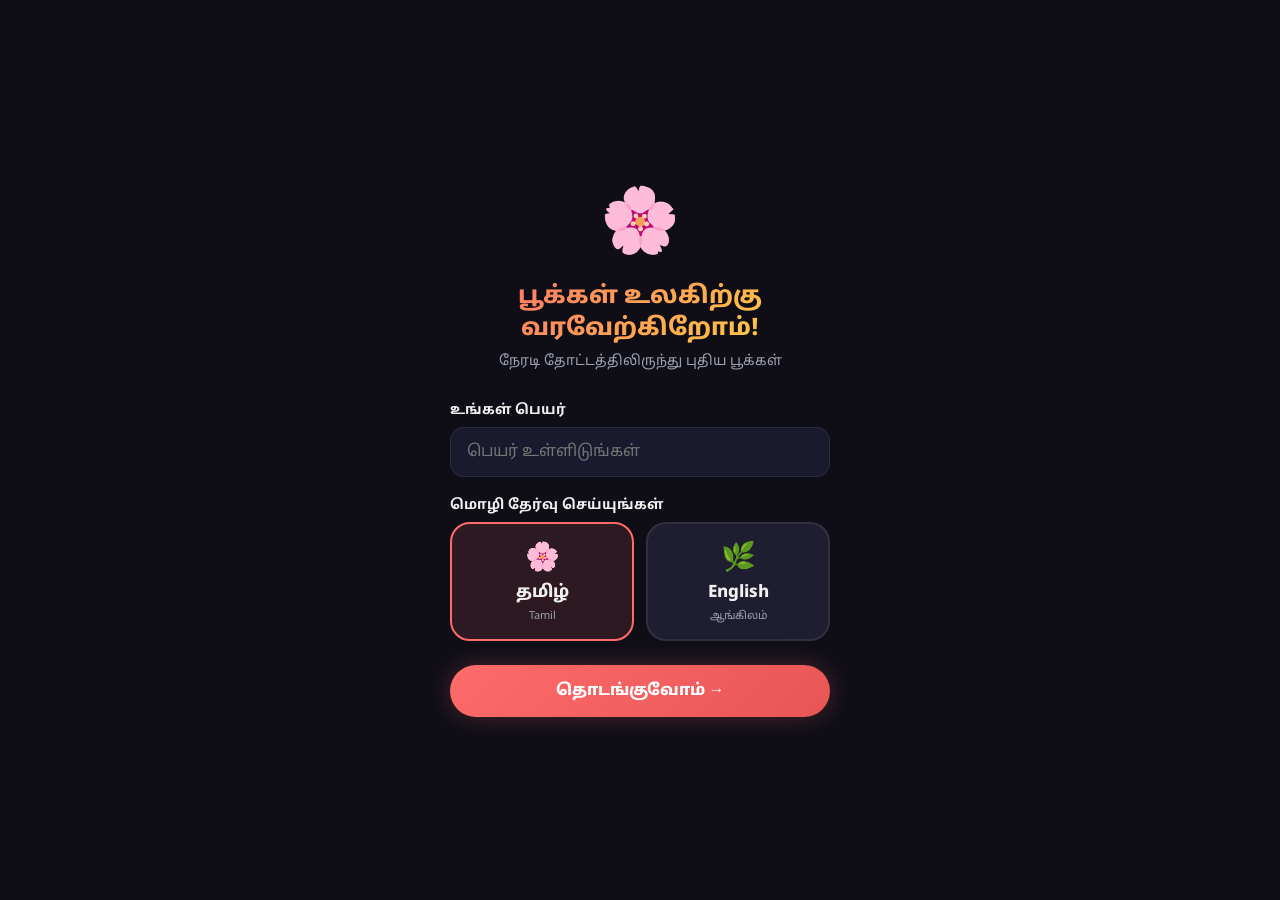
<file: index.html>
<!DOCTYPE html>
<html lang="ta" data-theme="dark">
<head>
  <meta charset="UTF-8" />
  <meta name="viewport" content="width=device-width, initial-scale=1.0, maximum-scale=1.0" />
  <meta name="theme-color" content="#0f0e17" />
  <title>பூக்கள் | Pookal Wholesale</title>
  <link rel="preconnect" href="https://fonts.googleapis.com" />
  <link rel="preconnect" href="https://fonts.gstatic.com" crossorigin />
  <link href="https://fonts.googleapis.com/css2?family=Noto+Sans+Tamil:wght@400;500;600;700;800&family=Inter:wght@400;500;600;700;800&display=swap" rel="stylesheet" />
  <link rel="stylesheet" href="css/style.css" />
</head>
<body>

  <!-- ═══════════════════════════════════════════════════
       ONBOARDING SCREEN (first visit only)
  ═══════════════════════════════════════════════════ -->
  <div id="onboarding-screen" class="onboarding-screen hidden">
    <div class="onboarding-inner">
      <div class="onboarding-flower">🌸</div>
      <h1 class="onboarding-title" id="ob-title">பூக்கள் உலகிற்கு வரவேற்கிறோம்!</h1>
      <p class="onboarding-sub" id="ob-sub">நேரடி தோட்டத்திலிருந்து புதிய பூக்கள்</p>

      <div class="onboarding-form">
        <!-- Name -->
        <div class="ob-field">
          <label class="ob-label" id="ob-name-label">உங்கள் பெயர்</label>
          <input type="text" id="ob-name-input" class="ob-input"
            placeholder="பெயர் உள்ளிடுங்கள்" autocomplete="given-name" />
        </div>

        <!-- Language selection -->
        <div class="ob-field">
          <label class="ob-label" id="ob-lang-label">மொழி தேர்வு செய்யுங்கள்</label>
          <div class="lang-choice-row">
            <button class="lang-choice-btn active" data-lang="ta" id="ob-btn-ta">
              <span class="lc-flag">🌸</span>
              <span class="lc-name">தமிழ்</span>
              <span class="lc-sub">Tamil</span>
            </button>
            <button class="lang-choice-btn" data-lang="en" id="ob-btn-en">
              <span class="lc-flag">🌿</span>
              <span class="lc-name">English</span>
              <span class="lc-sub">ஆங்கிலம்</span>
            </button>
          </div>
        </div>

        <button class="ob-start-btn" id="ob-start-btn">தொடங்குவோம் →</button>
      </div>
    </div>
  </div>

  <!-- ═══════════════════════════════════════════════════
       LOADING SCREEN
  ═══════════════════════════════════════════════════ -->
  <div id="loading-screen" class="loading-screen hidden">
    <div class="loading-inner">
      <div class="loading-flower">🌸</div>
      <div class="loading-brand" id="loading-brand-name">பூக்கள்</div>
      <div class="loading-sub">Wholesale Flowers</div>
      <div class="loading-dots"><span></span><span></span><span></span></div>
    </div>
  </div>

  <!-- ═══════════════════════════════════════════════════
       MAIN APP WRAPPER
  ═══════════════════════════════════════════════════ -->
  <div id="app" class="app-wrapper hidden">

    <!-- ─── TOP HEADER ─── -->
    <header class="top-header" id="top-header">
      <div class="header-inner">
        <div class="header-left">
          <button class="icon-btn" id="menu-btn" aria-label="Menu">
            <span class="hamburger"></span>
          </button>
          <div class="brand" id="home-btn">
            <span class="brand-flower">🌸</span>
            <div class="brand-text">
              <span class="brand-name" id="header-brand-name">பூக்கள்</span>
              <span class="brand-sub" id="header-brand-sub">Wholesale</span>
            </div>
          </div>
        </div>

        <div class="header-right">
          <button class="icon-btn" id="search-toggle-btn" aria-label="Search">
            <svg viewBox="0 0 24 24" fill="none" stroke="currentColor" stroke-width="2.5">
              <circle cx="11" cy="11" r="8"/><path d="m21 21-4.35-4.35"/>
            </svg>
          </button>
          <!-- Language quick-toggle -->
          <button class="lang-toggle-btn" id="lang-toggle-btn" aria-label="Switch language">
            <span id="lang-toggle-label">EN</span>
          </button>
          <button class="cart-btn" id="cart-btn" aria-label="Cart">
            <svg viewBox="0 0 24 24" fill="none" stroke="currentColor" stroke-width="2.5">
              <circle cx="9" cy="21" r="1"/><circle cx="20" cy="21" r="1"/>
              <path d="M1 1h4l2.68 13.39a2 2 0 0 0 2 1.61h9.72a2 2 0 0 0 2-1.61L23 6H6"/>
            </svg>
            <span class="cart-badge hidden" id="cart-count">0</span>
          </button>
        </div>
      </div>

      <!-- Search Bar -->
      <div class="search-bar-wrap hidden" id="search-bar-wrap">
        <div class="search-bar">
          <svg viewBox="0 0 24 24" fill="none" stroke="currentColor" stroke-width="2">
            <circle cx="11" cy="11" r="8"/><path d="m21 21-4.35-4.35"/>
          </svg>
          <input type="text" id="search-input" autocomplete="off" />
          <button class="search-clear" id="search-clear" aria-label="Clear">✕</button>
        </div>
      </div>
    </header>

    <!-- ─── SIDE DRAWER ─── -->
    <aside class="side-drawer" id="side-drawer" aria-hidden="true">
      <div class="drawer-overlay" id="drawer-overlay"></div>
      <div class="drawer-panel">
        <div class="drawer-header">
          <span class="brand-flower">🌸</span>
          <div>
            <div class="drawer-brand-name" id="drawer-brand-name">பூக்கள் மொத்த விற்பனை</div>
            <div class="drawer-brand-sub" id="drawer-greeting">Pookal Wholesale</div>
          </div>
          <button class="drawer-close" id="drawer-close" aria-label="Close">✕</button>
        </div>
        <nav class="drawer-nav" id="drawer-nav">
          <a class="drawer-link active" data-view="home"         href="#" id="dnav-home">🏠 முகப்பு</a>
          <a class="drawer-link"        data-view="flowers"      href="#" id="dnav-flowers">🌸 மலர்கள்</a>
          <a class="drawer-link"        data-view="bouquets"     href="#" id="dnav-bouquets">💐 பூங்கொத்துகள்</a>
          <a class="drawer-link"        data-view="weddingDecor" href="#" id="dnav-wedding">💒 திருமண அலங்காரம்</a>
          <a class="drawer-link"        data-view="customization" href="#" id="dnav-custom">✨ தனிப்பயன் ஆர்டர்</a>
          <a class="drawer-link"        data-view="orders"       href="#" id="dnav-orders">📦 என் ஆர்டர்கள்</a>
          <a class="drawer-link"        data-view="settings"     href="#" id="dnav-settings">⚙️ அமைப்புகள்</a>
          <hr class="drawer-sep" />
          <a class="drawer-link" href="admin.html">🛠 Admin Dashboard</a>
        </nav>
        <div class="drawer-contact">
          <div class="drawer-contact-title" id="drawer-contact-title">தொடர்பு</div>
          <a class="drawer-contact-link" href="tel:+919876543210">📞 +91 98765 43210</a>
          <a class="drawer-contact-link" href="https://wa.me/919876543210" target="_blank">💬 WhatsApp</a>
          <div class="drawer-hours" id="drawer-hours">திறந்திருக்கும் நேரம்: 05:00 – 21:00</div>
        </div>
      </div>
    </aside>

    <!-- ─── MAIN CONTENT ─── -->
    <main class="main-content" id="main-content">

      <!-- ══ HOME VIEW ══ -->
      <section id="view-home" class="view active-view">

        <div class="hero-banner">
          <div class="hero-bg"></div>
          <div class="hero-content">
            <div class="hero-badge" id="hero-badge">🌿 நேரடி தோட்டத்திலிருந்து</div>
            <h1 class="hero-title" id="hero-title">தாஜா பூக்கள்<br/>சிறந்த விலையில்</h1>
            <p class="hero-sub" id="hero-sub">மொத்த விற்பனை · திருமண அலங்காரம் · தனிப்பயன் கோரிக்கை</p>
            <div class="hero-actions">
              <button class="btn btn-primary" data-view="flowers" id="hero-cta1">மலர்கள் வாங்க</button>
              <button class="btn btn-outline" data-view="weddingDecor" id="hero-cta2">திருமண சேவை</button>
            </div>
          </div>
          <div class="hero-floats">
            <span class="float-emoji f1">🌹</span>
            <span class="float-emoji f2">🌸</span>
            <span class="float-emoji f3">💐</span>
            <span class="float-emoji f4">🌺</span>
          </div>
        </div>

        <div class="delivery-banner">
          <div class="delivery-item"><span>⚡</span><span id="del-fast">1 மணி நேரத்தில்</span></div>
          <div class="delivery-divider"></div>
          <div class="delivery-item"><span>🌿</span><span id="del-fresh">புதிய பூக்கள்</span></div>
          <div class="delivery-divider"></div>
          <div class="delivery-item"><span>🏷️</span><span id="del-price">மொத்த விலை</span></div>
        </div>

        <!-- Category Cards — single instance, no duplicate -->
        <div class="section-header">
          <h2 class="section-title" id="home-cat-title">என்ன தேவை?</h2>
          <p class="section-sub" id="home-cat-sub">வகை தேர்ந்தெடுங்கள்</p>
        </div>
        <div class="category-grid" id="category-grid">
          <button class="category-card" data-view="flowers">
            <div class="cat-img-wrap">
              <img src="https://images.unsplash.com/photo-1518709268805-4e9042af9f23?w=300&q=80" alt="Flowers" loading="lazy" />
              <div class="cat-overlay"></div>
            </div>
            <div class="cat-body">
              <span class="cat-emoji">🌸</span>
              <div class="cat-name" id="cat-flowers-name">மலர்கள்</div>
              <div class="cat-count" id="cat-flowers-count">12 வகைகள்</div>
            </div>
          </button>
          <button class="category-card" data-view="bouquets">
            <div class="cat-img-wrap">
              <img src="https://images.unsplash.com/photo-1487530811015-780c972a428c?w=300&q=80" alt="Bouquets" loading="lazy" />
              <div class="cat-overlay"></div>
            </div>
            <div class="cat-body">
              <span class="cat-emoji">💐</span>
              <div class="cat-name" id="cat-bouquets-name">பூங்கொத்துகள்</div>
              <div class="cat-count" id="cat-bouquets-count">7 வகைகள்</div>
            </div>
          </button>
          <button class="category-card" data-view="weddingDecor">
            <div class="cat-img-wrap">
              <img src="https://images.unsplash.com/photo-1519225421980-715cb0215aed?w=300&q=80" alt="Wedding Decor" loading="lazy" />
              <div class="cat-overlay"></div>
            </div>
            <div class="cat-body">
              <span class="cat-emoji">💒</span>
              <div class="cat-name" id="cat-wedding-name">திருமண அலங்காரம்</div>
              <div class="cat-count" id="cat-wedding-count">7 சேவைகள்</div>
            </div>
          </button>
          <button class="category-card" data-view="customization">
            <div class="cat-img-wrap">
              <img src="https://images.unsplash.com/photo-1562690868-60bbe7293e94?w=300&q=80" alt="Customization" loading="lazy" />
              <div class="cat-overlay"></div>
            </div>
            <div class="cat-body">
              <span class="cat-emoji">✨</span>
              <div class="cat-name" id="cat-custom-name">தனிப்பயன் ஆர்டர்</div>
              <div class="cat-count" id="cat-custom-count">உங்கள் விருப்பம்</div>
            </div>
          </button>
        </div>

        <!-- Featured Products -->
        <div class="section-header">
          <h2 class="section-title" id="home-featured-title">இன்றைய சிறப்பு</h2>
          <button class="see-all-btn" data-view="flowers" id="home-see-all">அனைத்தும் →</button>
        </div>
        <div class="featured-scroll" id="featured-products"></div>

        <!-- Why Us -->
        <div class="why-us">
          <div class="section-header"><h2 class="section-title" id="why-title">ஏன் பூக்கள்?</h2></div>
          <div class="why-grid">
            <div class="why-card">
              <div class="why-icon">🌿</div>
              <div class="why-title" id="why-farm">நேரடி தோட்டம்</div>
              <div class="why-text" id="why-farm-text">தோட்டத்திலிருந்து நேரடியாக. இடைத்தரகர் இல்லை.</div>
            </div>
            <div class="why-card">
              <div class="why-icon">⚡</div>
              <div class="why-title" id="why-fast">விரைவான வழங்கல்</div>
              <div class="why-text" id="why-fast-text">1 மணி நேரத்தில் புதிய பூக்கள் உங்கள் வீட்டிற்கு.</div>
            </div>
            <div class="why-card">
              <div class="why-icon">🏷️</div>
              <div class="why-title" id="why-price">மொத்த விலை</div>
              <div class="why-text" id="why-price-text">சில்லறை விலையில் பாதி விலையில் மொத்தமாக வாங்குங்கள்.</div>
            </div>
            <div class="why-card">
              <div class="why-icon">💒</div>
              <div class="why-title" id="why-wedding">திருமண நிபுணர்கள்</div>
              <div class="why-text" id="why-wedding-text">10+ வருட திருமண அலங்கார அனுபவம்.</div>
            </div>
          </div>
        </div>

      </section>

      <!-- ══ FLOWERS VIEW ══ -->
      <section id="view-flowers" class="view">
        <div class="category-header flowers-header">
          <button class="back-btn" data-view="home" id="flowers-back">← திரும்பு</button>
          <div class="cat-header-title">
            <span>🌸</span>
            <div>
              <div class="cat-h-name" id="flowers-view-title">மலர்கள்</div>
              <div class="cat-h-sub" id="flowers-view-sub">Flowers · மொத்த விற்பனை</div>
            </div>
          </div>
        </div>
        <div class="filter-bar" id="flower-filter-bar">
          <button class="filter-chip active" data-filter="all"       id="ff-all">அனைத்தும்</button>
          <button class="filter-chip"        data-filter="available" id="ff-avail">கிடைக்கும்</button>
          <button class="filter-chip"        data-filter="popular"   id="ff-pop">பிரபலம்</button>
          <button class="filter-chip"        data-filter="premium"   id="ff-prem">Premium</button>
        </div>
        <div class="products-grid" id="flowers-grid"></div>
      </section>

      <!-- ══ BOUQUETS VIEW ══ -->
      <section id="view-bouquets" class="view">
        <div class="category-header bouquets-header">
          <button class="back-btn" data-view="home" id="bouquets-back">← திரும்பு</button>
          <div class="cat-header-title">
            <span>💐</span>
            <div>
              <div class="cat-h-name" id="bouquets-view-title">பூங்கொத்துகள்</div>
              <div class="cat-h-sub" id="bouquets-view-sub">Bouquets · அனைத்து சந்தர்ப்பங்களுக்கும்</div>
            </div>
          </div>
        </div>
        <div class="filter-bar" id="bouquet-filter-bar">
          <button class="filter-chip active" data-filter="all"      id="bf-all">அனைத்தும்</button>
          <button class="filter-chip"        data-filter="sameday"  id="bf-same">இன்றே</button>
          <button class="filter-chip"        data-filter="gift"     id="bf-gift">Gift</button>
          <button class="filter-chip"        data-filter="romantic" id="bf-rom">Romantic</button>
        </div>
        <div class="products-grid" id="bouquets-grid"></div>
      </section>

      <!-- ══ WEDDING DECOR VIEW ══ -->
      <section id="view-weddingDecor" class="view">
        <div class="category-header wedding-header">
          <button class="back-btn" data-view="home" id="wedding-back">← திரும்பு</button>
          <div class="cat-header-title">
            <span>💒</span>
            <div>
              <div class="cat-h-name" id="wedding-view-title">திருமண அலங்காரம்</div>
              <div class="cat-h-sub" id="wedding-view-sub">Wedding Decor · விலை கோரிக்கை</div>
            </div>
          </div>
        </div>
        <div class="wedding-banner"><p id="wedding-banner-text">💡 விலைகள் நிகழ்வின் அளவு மற்றும் தேவைகளின் படி மாறும். விலை கோரிக்கை இலவசம்.</p></div>
        <div class="products-grid" id="wedding-grid"></div>
      </section>

      <!-- ══ CUSTOMIZATION VIEW ══ -->
      <section id="view-customization" class="view">
        <div class="category-header custom-header">
          <button class="back-btn" data-view="home" id="custom-back">← திரும்பு</button>
          <div class="cat-header-title">
            <span>✨</span>
            <div>
              <div class="cat-h-name" id="custom-view-title">தனிப்பயன் ஆர்டர்</div>
              <div class="cat-h-sub" id="custom-view-sub">Customization · உங்கள் விருப்பம்</div>
            </div>
          </div>
        </div>
        <div class="custom-form-wrap">
          <div class="custom-intro"><p id="custom-intro-text">உங்களுக்கு என்ன வேண்டும் என்று சொல்லுங்கள். நாங்கள் உங்களுக்கு சிறந்த மாதிரி தயாரித்து விலை தெரிவிக்கிறோம்.</p></div>

          <form id="customization-form" class="custom-form" novalidate>
            <div class="form-group">
              <label class="form-label" id="lbl-custom-type">கோரிக்கை வகை <span class="req">*</span></label>
              <div class="type-chips" id="custom-type-chips"></div>
            </div>
            <div class="form-group">
              <label class="form-label" for="custom-requirement" id="lbl-custom-req">உங்கள் தேவை விவரம் <span class="req">*</span></label>
              <textarea id="custom-requirement" class="form-textarea" rows="4" maxlength="500"></textarea>
              <div class="char-count"><span id="req-char-count">0</span>/500</div>
            </div>
            <div class="form-group">
              <label class="form-label" id="lbl-flower-select">பூ தேர்வு</label>
              <div class="multi-select-chips" id="flower-select-chips"></div>
            </div>
            <div class="form-group">
              <label class="form-label" id="lbl-color-select">நிற தேர்வு</label>
              <div class="color-select-row" id="color-select-chips"></div>
            </div>
            <div class="form-group">
              <label class="form-label" for="custom-budget" id="lbl-budget">பட்ஜெட் (₹) <span class="req">*</span></label>
              <input type="number" id="custom-budget" class="form-input" min="100" />
            </div>
            <div class="form-row">
              <div class="form-group half">
                <label class="form-label" for="custom-date" id="lbl-date">நிகழ்வு / வழங்கல் தேதி <span class="req">*</span></label>
                <input type="date" id="custom-date" class="form-input" />
              </div>
              <div class="form-group half">
                <label class="form-label" for="custom-time" id="lbl-time">விரும்பிய நேரம்</label>
                <input type="time" id="custom-time" class="form-input" />
              </div>
            </div>
            <div class="form-group">
              <label class="form-label" for="custom-location" id="lbl-location">இடம் / முகவரி <span class="req">*</span></label>
              <input type="text" id="custom-location" class="form-input" />
            </div>
            <div class="form-group">
              <label class="form-label" id="lbl-image">மாதிரி படம் (விரும்பினால்)</label>
              <div class="upload-area" id="upload-area">
                <div class="upload-icon">📷</div>
                <div class="upload-text" id="upload-text">படத்தை தேர்ந்தெடுங்கள் அல்லது இழுத்து விடுங்கள்</div>
                <div class="upload-sub" id="upload-sub">PNG, JPG · அதிகபட்சம் 5MB</div>
                <input type="file" id="custom-image" accept="image/*" multiple class="file-input" />
              </div>
              <div class="image-preview-row" id="image-preview-row"></div>
            </div>
            <div class="form-group">
              <label class="form-label" for="custom-notes" id="lbl-notes">கூடுதல் குறிப்புகள்</label>
              <textarea id="custom-notes" class="form-textarea" rows="3"></textarea>
            </div>
            <div class="form-section-title" id="custom-your-info">உங்கள் தகவல்</div>
            <div class="form-group">
              <label class="form-label" for="custom-name" id="lbl-cname">பெயர் <span class="req">*</span></label>
              <input type="text" id="custom-name" class="form-input" />
            </div>
            <div class="form-group">
              <label class="form-label" for="custom-phone" id="lbl-cphone">மொபைல் எண் <span class="req">*</span></label>
              <input type="tel" id="custom-phone" class="form-input" placeholder="9876543210" maxlength="10" />
            </div>
            <button type="submit" class="btn btn-primary btn-full btn-lg" id="custom-submit-btn">✨ கோரிக்கையை அனுப்பு</button>
          </form>

          <div class="custom-success hidden" id="custom-success">
            <div class="success-icon">🌸</div>
            <h2 class="success-title" id="custom-success-title">கோரிக்கை பெறப்பட்டது!</h2>
            <p class="success-msg" id="custom-success-msg">உங்கள் தனிப்பயன் கோரிக்கை வெற்றிகரமாக பதிவு செய்யப்பட்டது. 24 மணி நேரத்தில் நாங்கள் தொடர்பு கொள்கிறோம்.</p>
            <div class="success-order-id" id="custom-order-id"></div>
            <button class="btn btn-primary" data-view="home" id="custom-success-back">முகப்பிற்கு திரும்பு</button>
          </div>
        </div>
      </section>

      <!-- ══ CART VIEW ══ -->
      <section id="view-cart" class="view">
        <div class="category-header cart-header">
          <button class="back-btn" id="cart-back-btn">← திரும்பு</button>
          <div class="cat-header-title">
            <span>🛒</span>
            <div>
              <div class="cat-h-name" id="cart-view-title">கூடை</div>
              <div class="cat-h-sub">Cart</div>
            </div>
          </div>
        </div>
        <div id="cart-content"></div>
      </section>

      <!-- ══ CHECKOUT VIEW ══ -->
      <section id="view-checkout" class="view">
        <div class="category-header">
          <button class="back-btn" data-view="cart" id="checkout-back">← திரும்பு</button>
          <div class="cat-header-title">
            <span>📋</span>
            <div>
              <div class="cat-h-name" id="checkout-view-title">செக்அவுட்</div>
              <div class="cat-h-sub">Checkout</div>
            </div>
          </div>
        </div>
        <div id="checkout-content"></div>
      </section>

      <!-- ══ ORDER SUCCESS VIEW ══ -->
      <section id="view-order-success" class="view">
        <div id="order-success-content"></div>
      </section>

      <!-- ══ ORDER TRACKING VIEW ══ -->
      <section id="view-orders" class="view">
        <div class="category-header">
          <button class="back-btn" data-view="home" id="orders-back">← திரும்பு</button>
          <div class="cat-header-title">
            <span>📦</span>
            <div>
              <div class="cat-h-name" id="orders-view-title">என் ஆர்டர்கள்</div>
              <div class="cat-h-sub" id="orders-view-sub">My Orders</div>
            </div>
          </div>
        </div>
        <div id="orders-content"></div>
      </section>

      <!-- ══ SEARCH RESULTS VIEW ══ -->
      <section id="view-search" class="view">
        <div class="category-header">
          <button class="back-btn" data-view="home" id="search-back">← திரும்பு</button>
          <div class="cat-header-title">
            <span>🔍</span>
            <div>
              <div class="cat-h-name" id="search-view-title">தேடல் முடிவுகள்</div>
              <div class="cat-h-sub" id="search-results-label">Search Results</div>
            </div>
          </div>
        </div>
        <div class="products-grid" id="search-results-grid"></div>
      </section>

      <!-- ══ SETTINGS VIEW ══ -->
      <section id="view-settings" class="view">
        <div class="category-header">
          <button class="back-btn" data-view="home" id="settings-back">← திரும்பு</button>
          <div class="cat-header-title">
            <span>⚙️</span>
            <div>
              <div class="cat-h-name" id="settings-view-title">அமைப்புகள்</div>
              <div class="cat-h-sub">Settings</div>
            </div>
          </div>
        </div>
        <div class="settings-wrap">

          <!-- User greeting -->
          <div class="settings-greeting-card" id="settings-greeting-card">
            <div class="sg-emoji">👋</div>
            <div>
              <div class="sg-hello" id="sg-hello">வணக்கம்</div>
              <div class="sg-name" id="sg-name-display">நண்பர்!</div>
            </div>
          </div>

          <!-- Change Name -->
          <div class="settings-section">
            <div class="settings-section-title" id="set-name-title">உங்கள் பெயர் மாற்று</div>
            <div class="settings-row">
              <input type="text" id="settings-name-input" class="form-input"
                placeholder="உங்கள் பெயர்" />
              <button class="btn btn-primary btn-sm" id="settings-name-save">✓ சேமி</button>
            </div>
          </div>

          <!-- Language -->
          <div class="settings-section">
            <div class="settings-section-title" id="set-lang-title">மொழி</div>
            <div class="lang-choice-row">
              <button class="lang-choice-btn" data-lang="ta" id="set-btn-ta">
                <span class="lc-flag">🌸</span>
                <span class="lc-name">தமிழ்</span>
                <span class="lc-sub">Tamil</span>
              </button>
              <button class="lang-choice-btn" data-lang="en" id="set-btn-en">
                <span class="lc-flag">🌿</span>
                <span class="lc-name">English</span>
                <span class="lc-sub">ஆங்கிலம்</span>
              </button>
            </div>
          </div>

          <!-- Theme -->
          <div class="settings-section">
            <div class="settings-section-title" id="set-theme-title">தோற்றம்</div>
            <div class="theme-choice-row">
              <button class="theme-choice-btn" data-theme="dark" id="set-btn-dark">
                <span>🌙</span>
                <span id="theme-dark-label">இருண்ட தோற்றம்</span>
              </button>
              <button class="theme-choice-btn" data-theme="light" id="set-btn-light">
                <span>☀️</span>
                <span id="theme-light-label">வெளிர் தோற்றம்</span>
              </button>
            </div>
          </div>

          <!-- App info -->
          <div class="settings-section">
            <div class="settings-section-title" id="set-info-title">செயலி பற்றி</div>
            <div class="settings-info-card">
              <div class="si-row"><span>🌸 பூக்கள்</span><span id="set-version">பதிப்பு 1.0</span></div>
              <div class="si-row"><span id="set-contact-label">தொடர்பு</span><a href="tel:+919876543210">📞 +91 98765 43210</a></div>
            </div>
          </div>
        </div>
      </section>

      <!-- ══ WEDDING BOOKING MODAL ══ -->
      <div class="modal-overlay hidden" id="wedding-booking-modal">
        <div class="modal-card">
          <div class="modal-header">
            <h3 class="modal-title" id="wedding-modal-title">விலை கோரிக்கை</h3>
            <button class="modal-close" id="wedding-modal-close">✕</button>
          </div>
          <div class="modal-body" id="wedding-modal-body"></div>
        </div>
      </div>

      <!-- ══ PRODUCT DETAIL MODAL ══ -->
      <div class="modal-overlay hidden" id="product-modal">
        <div class="modal-card">
          <div class="modal-header">
            <h3 class="modal-title" id="product-modal-title">விவரங்கள்</h3>
            <button class="modal-close" id="product-modal-close">✕</button>
          </div>
          <div class="modal-body" id="product-modal-body"></div>
        </div>
      </div>

    </main>

    <!-- ─── BOTTOM NAV ─── -->
    <nav class="bottom-nav" id="bottom-nav">
      <button class="bnav-btn active" data-view="home" aria-label="Home">
        <span class="bnav-icon">🏠</span>
        <span class="bnav-label" id="bnav-home">முகப்பு</span>
      </button>
      <button class="bnav-btn" data-view="flowers" aria-label="Flowers">
        <span class="bnav-icon">🌸</span>
        <span class="bnav-label" id="bnav-flowers">மலர்கள்</span>
      </button>
      <button class="bnav-btn" data-view="bouquets" aria-label="Bouquets">
        <span class="bnav-icon">💐</span>
        <span class="bnav-label" id="bnav-bouquets">பூங்கொத்து</span>
      </button>
      <button class="bnav-btn" data-view="weddingDecor" aria-label="Wedding">
        <span class="bnav-icon">💒</span>
        <span class="bnav-label" id="bnav-wedding">திருமணம்</span>
      </button>
      <button class="bnav-btn" data-view="cart" aria-label="Cart">
        <span class="bnav-icon cart-bnav-icon">
          🛒
          <span class="cart-badge-nav hidden" id="cart-count-nav">0</span>
        </span>
        <span class="bnav-label" id="bnav-cart">கூடை</span>
      </button>
    </nav>

    <!-- ─── TOAST ─── -->
    <div class="toast hidden" id="toast"><span id="toast-msg"></span></div>

  </div><!-- /app-wrapper -->

  <!-- Scripts: i18n first, then data, cart, orders, app -->
  <script src="js/i18n.js"></script>
  <script src="js/data.js"></script>
  <script src="js/cart.js"></script>
  <script src="js/orders.js"></script>
  <script src="js/app.js"></script>
</body>
</html>
</file>
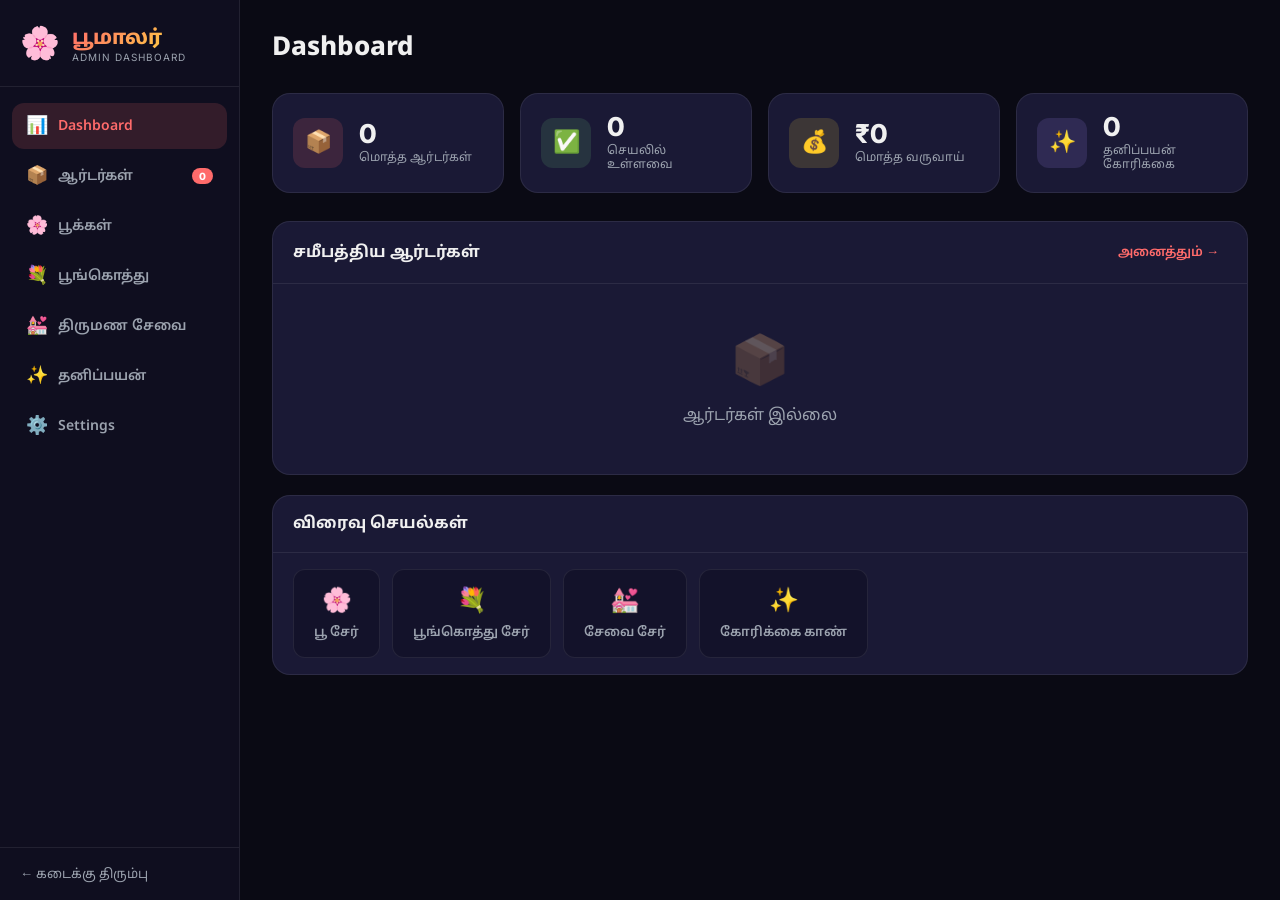
<file: admin.html>
<!DOCTYPE html>
<html lang="ta">
<head>
  <meta charset="UTF-8" />
  <meta name="viewport" content="width=device-width, initial-scale=1.0, maximum-scale=1.0" />
  <meta name="theme-color" content="#0f0e17" />
  <title>Admin – பூமாலர் மொத்த விற்பனை</title>
  <link rel="preconnect" href="https://fonts.googleapis.com" />
  <link rel="preconnect" href="https://fonts.gstatic.com" crossorigin />
  <link href="https://fonts.googleapis.com/css2?family=Noto+Sans+Tamil:wght@400;500;600;700;800&family=Inter:wght@400;500;600;700;800&display=swap" rel="stylesheet" />
  <link rel="stylesheet" href="css/admin.css" />
</head>
<body>

  <!-- ── SIDEBAR ── -->
  <aside class="admin-sidebar" id="admin-sidebar">
    <div class="admin-brand">
      <span class="admin-brand-icon">🌸</span>
      <div>
        <div class="admin-brand-name">பூமாலர்</div>
        <div class="admin-brand-sub">Admin Dashboard</div>
      </div>
    </div>

    <nav class="admin-nav">
      <button class="admin-nav-item active" data-panel="dashboard">
        <span class="anav-icon">📊</span><span>Dashboard</span>
      </button>
      <button class="admin-nav-item" data-panel="orders">
        <span class="anav-icon">📦</span>
        <span>ஆர்டர்கள்</span>
        <span class="anav-badge" id="sidebar-order-count">0</span>
      </button>
      <button class="admin-nav-item" data-panel="flowers">
        <span class="anav-icon">🌸</span><span>பூக்கள்</span>
      </button>
      <button class="admin-nav-item" data-panel="bouquets">
        <span class="anav-icon">💐</span><span>பூங்கொத்து</span>
      </button>
      <button class="admin-nav-item" data-panel="wedding">
        <span class="anav-icon">💒</span><span>திருமண சேவை</span>
      </button>
      <button class="admin-nav-item" data-panel="custom">
        <span class="anav-icon">✨</span><span>தனிப்பயன்</span>
      </button>
      <button class="admin-nav-item" data-panel="settings">
        <span class="anav-icon">⚙️</span><span>Settings</span>
      </button>
    </nav>

    <div class="admin-sidebar-footer">
      <a href="index.html" class="admin-back-link">← கடைக்கு திரும்பு</a>
    </div>
  </aside>

  <!-- ── MOBILE TOP BAR ── -->
  <div class="admin-topbar">
    <button class="admin-menu-btn" id="admin-menu-btn">☰</button>
    <div class="admin-topbar-title" id="admin-topbar-title">Dashboard</div>
    <a href="index.html" class="admin-topbar-back">← கடை</a>
  </div>

  <!-- ── SIDEBAR OVERLAY (mobile) ── -->
  <div class="admin-overlay hidden" id="admin-overlay"></div>

  <!-- ── MAIN CONTENT ── -->
  <main class="admin-main" id="admin-main">

    <!-- ════════ DASHBOARD PANEL ════════ -->
    <div id="panel-dashboard" class="admin-panel active-panel">
      <div class="panel-header">
        <h1 class="panel-title">Dashboard</h1>
        <span class="panel-date" id="dashboard-date"></span>
      </div>

      <!-- Stats -->
      <div class="stats-grid" id="stats-grid">
        <div class="stat-card">
          <div class="stat-icon" style="background:rgba(255,107,107,0.15);color:var(--a-primary)">📦</div>
          <div class="stat-body">
            <div class="stat-val" id="stat-total-orders">0</div>
            <div class="stat-label">மொத்த ஆர்டர்கள்</div>
          </div>
        </div>
        <div class="stat-card">
          <div class="stat-icon" style="background:rgba(107,203,119,0.15);color:#6bcb77">✅</div>
          <div class="stat-body">
            <div class="stat-val" id="stat-active-orders">0</div>
            <div class="stat-label">செயலில் உள்ளவை</div>
          </div>
        </div>
        <div class="stat-card">
          <div class="stat-icon" style="background:rgba(255,217,61,0.15);color:#ffd93d">💰</div>
          <div class="stat-body">
            <div class="stat-val" id="stat-revenue">₹0</div>
            <div class="stat-label">மொத்த வருவாய்</div>
          </div>
        </div>
        <div class="stat-card">
          <div class="stat-icon" style="background:rgba(167,139,250,0.15);color:#a78bfa">✨</div>
          <div class="stat-body">
            <div class="stat-val" id="stat-custom-requests">0</div>
            <div class="stat-label">தனிப்பயன் கோரிக்கை</div>
          </div>
        </div>
      </div>

      <!-- Recent Orders -->
      <div class="section-card">
        <div class="section-card-header">
          <h2 class="section-card-title">சமீபத்திய ஆர்டர்கள்</h2>
          <button class="link-btn" data-panel="orders">அனைத்தும் →</button>
        </div>
        <div id="recent-orders-list"></div>
      </div>

      <!-- Quick Actions -->
      <div class="section-card">
        <div class="section-card-header">
          <h2 class="section-card-title">விரைவு செயல்கள்</h2>
        </div>
        <div class="quick-actions">
          <button class="qa-btn" data-panel="flowers">
            <span>🌸</span><span>பூ சேர்</span>
          </button>
          <button class="qa-btn" data-panel="bouquets">
            <span>💐</span><span>பூங்கொத்து சேர்</span>
          </button>
          <button class="qa-btn" data-panel="wedding">
            <span>💒</span><span>சேவை சேர்</span>
          </button>
          <button class="qa-btn" data-panel="custom">
            <span>✨</span><span>கோரிக்கை காண்</span>
          </button>
        </div>
      </div>
    </div>

    <!-- ════════ ORDERS PANEL ════════ -->
    <div id="panel-orders" class="admin-panel">
      <div class="panel-header">
        <h1 class="panel-title">ஆர்டர்கள் நிர்வாகம்</h1>
        <div class="panel-actions">
          <select class="admin-select" id="orders-filter-type">
            <option value="all">அனைத்து வகை</option>
            <option value="flowers">🌸 பூக்கள்</option>
            <option value="bouquets">💐 பூங்கொத்து</option>
            <option value="weddingDecor">💒 திருமணம்</option>
            <option value="customization">✨ தனிப்பயன்</option>
          </select>
          <select class="admin-select" id="orders-filter-status">
            <option value="all">அனைத்து நிலை</option>
            <option value="active">செயலில்</option>
            <option value="completed">முடிந்தவை</option>
          </select>
        </div>
      </div>
      <div id="admin-orders-list"></div>
    </div>

    <!-- ════════ FLOWERS PANEL ════════ -->
    <div id="panel-flowers" class="admin-panel">
      <div class="panel-header">
        <h1 class="panel-title">பூக்கள் நிர்வாகம்</h1>
        <button class="btn-admin-add" id="add-flower-btn">+ புதிய பூ சேர்</button>
      </div>
      <div id="flowers-admin-list" class="admin-product-list"></div>
    </div>

    <!-- ════════ BOUQUETS PANEL ════════ -->
    <div id="panel-bouquets" class="admin-panel">
      <div class="panel-header">
        <h1 class="panel-title">பூங்கொத்து நிர்வாகம்</h1>
        <button class="btn-admin-add" id="add-bouquet-btn">+ புதிய பூங்கொத்து சேர்</button>
      </div>
      <div id="bouquets-admin-list" class="admin-product-list"></div>
    </div>

    <!-- ════════ WEDDING PANEL ════════ -->
    <div id="panel-wedding" class="admin-panel">
      <div class="panel-header">
        <h1 class="panel-title">திருமண சேவை நிர்வாகம்</h1>
        <button class="btn-admin-add" id="add-wedding-btn">+ புதிய சேவை சேர்</button>
      </div>
      <div id="wedding-admin-list" class="admin-product-list"></div>
    </div>

    <!-- ════════ CUSTOM REQUESTS PANEL ════════ -->
    <div id="panel-custom" class="admin-panel">
      <div class="panel-header">
        <h1 class="panel-title">தனிப்பயன் கோரிக்கைகள்</h1>
        <span class="panel-count" id="custom-req-count"></span>
      </div>
      <div id="custom-requests-list"></div>
    </div>

    <!-- ════════ SETTINGS PANEL ════════ -->
    <div id="panel-settings" class="admin-panel">
      <div class="panel-header">
        <h1 class="panel-title">Settings</h1>
      </div>
      <div class="section-card">
        <div class="section-card-header"><h2 class="section-card-title">வழங்கல் நேர அமைவு</h2></div>
        <p style="font-size:13px;color:var(--a-text-muted);margin-bottom:16px">ஒவ்வொரு வகைக்கும் இயல்புநிலை வழங்கல் நேரத்தை அமைக்கவும்.</p>
        <div id="delivery-settings-form"></div>
      </div>
      <div class="section-card">
        <div class="section-card-header"><h2 class="section-card-title">கடை தகவல்</h2></div>
        <div id="shop-info-form"></div>
      </div>
      <div class="section-card">
        <div class="section-card-header"><h2 class="section-card-title">தரவு நிர்வாகம்</h2></div>
        <div style="display:flex;gap:12px;flex-wrap:wrap">
          <button class="btn-danger" id="clear-orders-btn">🗑 அனைத்து ஆர்டர்களும் நீக்கு</button>
          <button class="btn-ghost-admin" id="export-orders-btn">📥 ஆர்டர்கள் Export</button>
        </div>
      </div>
    </div>

  </main>

  <!-- ── ADMIN MODAL ── -->
  <div class="admin-modal-overlay hidden" id="admin-modal">
    <div class="admin-modal-card">
      <div class="admin-modal-header">
        <h3 id="admin-modal-title">விவரங்கள்</h3>
        <button class="admin-modal-close" id="admin-modal-close">✕</button>
      </div>
      <div class="admin-modal-body" id="admin-modal-body"></div>
    </div>
  </div>

  <!-- ── TOAST ── -->
  <div class="admin-toast hidden" id="admin-toast"></div>

  <!-- Scripts -->
  <script src="js/data.js"></script>
  <script src="js/orders.js"></script>
  <script src="js/admin.js"></script>
</body>
</html>
</file>
<file: css/style.css>
/* ============================================================
   POOMALAR WHOLESALE — PREMIUM MOBILE-FIRST CSS
   ============================================================ */

/* ── TOKENS ── */
:root {
  --clr-bg:         #0f0e17;
  --clr-surface:    #1a1a2e;
  --clr-surface-2:  #16213e;
  --clr-card:       #1e1e30;
  --clr-card-hover: #252540;
  --clr-border:     rgba(255,255,255,0.08);
  --clr-border-soft:rgba(255,255,255,0.05);

  --clr-primary:    #ff6b6b;
  --clr-primary-dk: #e85555;
  --clr-primary-lt: #ff8e8e;
  --clr-accent:     #ffd93d;
  --clr-accent-dk:  #f5c400;
  --clr-green:      #6bcb77;
  --clr-green-dk:   #4caf57;
  --clr-purple:     #a78bfa;
  --clr-pink:       #f472b6;
  --clr-orange:     #fb923c;

  --clr-text:       #f0f0f0;
  --clr-text-muted: #9ca3af;
  --clr-text-faint: #6b7280;

  --font-tamil:     'Noto Sans Tamil', sans-serif;
  --font-en:        'Inter', sans-serif;

  --radius-sm:  8px;
  --radius-md:  14px;
  --radius-lg:  20px;
  --radius-xl:  28px;
  --radius-full: 999px;

  --shadow-sm:  0 2px 8px rgba(0,0,0,0.3);
  --shadow-md:  0 4px 20px rgba(0,0,0,0.4);
  --shadow-lg:  0 8px 40px rgba(0,0,0,0.5);
  --shadow-glow:0 0 24px rgba(255,107,107,0.25);

  --header-h:   64px;
  --bnav-h:     68px;
  --transition: 0.22s ease;
}

/* ── RESET ── */
*, *::before, *::after { box-sizing: border-box; margin: 0; padding: 0; }
html { font-size: 16px; scroll-behavior: smooth; }
body {
  font-family: var(--font-tamil);
  background: var(--clr-bg);
  color: var(--clr-text);
  min-height: 100dvh;
  overflow-x: hidden;
  -webkit-font-smoothing: antialiased;
}
img { display: block; width: 100%; object-fit: cover; }
button { cursor: pointer; border: none; background: none; font-family: inherit; }
a { text-decoration: none; color: inherit; }
input, textarea, select { font-family: inherit; }
input[type="date"]::-webkit-calendar-picker-indicator { filter: invert(1); }

/* ── UTILITIES ── */
.hidden { display: none !important; }
.sr-only { position: absolute; width: 1px; height: 1px; overflow: hidden; clip: rect(0,0,0,0); }

/* ── LOADING SCREEN ── */
.loading-screen {
  position: fixed; inset: 0; z-index: 9999;
  background: var(--clr-bg);
  display: flex; align-items: center; justify-content: center;
}
.loading-inner { text-align: center; }
.loading-flower {
  font-size: 56px;
  animation: loading-spin 1.2s ease-in-out infinite alternate;
}
@keyframes loading-spin {
  from { transform: scale(0.8) rotate(-10deg); }
  to   { transform: scale(1.1) rotate(10deg); }
}
.loading-brand {
  font-size: 28px; font-weight: 800;
  background: linear-gradient(135deg, var(--clr-primary), var(--clr-accent));
  -webkit-background-clip: text; -webkit-text-fill-color: transparent;
  margin-top: 12px;
}
.loading-sub { color: var(--clr-text-muted); font-size: 14px; margin-top: 4px; }
.loading-dots { display: flex; gap: 8px; justify-content: center; margin-top: 24px; }
.loading-dots span {
  width: 8px; height: 8px; border-radius: 50%;
  background: var(--clr-primary);
  animation: dot-bounce 0.8s ease-in-out infinite alternate;
}
.loading-dots span:nth-child(2) { animation-delay: 0.2s; background: var(--clr-accent); }
.loading-dots span:nth-child(3) { animation-delay: 0.4s; background: var(--clr-pink); }
@keyframes dot-bounce {
  from { transform: translateY(0); opacity: 0.4; }
  to   { transform: translateY(-10px); opacity: 1; }
}

/* ── APP WRAPPER ── */
.app-wrapper {
  max-width: 480px;
  margin: 0 auto;
  position: relative;
  min-height: 100dvh;
}

/* ── TOP HEADER ── */
.top-header {
  position: sticky; top: 0; z-index: 200;
  background: rgba(15, 14, 23, 0.95);
  backdrop-filter: blur(20px);
  border-bottom: 1px solid var(--clr-border);
}
.header-inner {
  display: flex; align-items: center; justify-content: space-between;
  height: var(--header-h); padding: 0 16px;
}
.header-left, .header-right { display: flex; align-items: center; gap: 8px; }

.brand { display: flex; align-items: center; gap: 8px; cursor: pointer; }
.brand-flower { font-size: 28px; }
.brand-name { display: block; font-size: 18px; font-weight: 800; line-height: 1.1;
  background: linear-gradient(135deg, var(--clr-primary), var(--clr-accent));
  -webkit-background-clip: text; -webkit-text-fill-color: transparent; }
.brand-sub { display: block; font-size: 10px; color: var(--clr-text-muted); letter-spacing: 1px; text-transform: uppercase; font-family: var(--font-en); }

.icon-btn {
  width: 40px; height: 40px; border-radius: var(--radius-sm);
  background: var(--clr-surface);
  display: flex; align-items: center; justify-content: center;
  color: var(--clr-text); transition: background var(--transition);
}
.icon-btn:hover { background: var(--clr-card); }
.icon-btn svg { width: 20px; height: 20px; }
.hamburger {
  width: 18px; height: 2px; background: var(--clr-text); border-radius: 2px;
  position: relative;
}
.hamburger::before, .hamburger::after {
  content: ''; position: absolute; left: 0;
  width: 18px; height: 2px; background: var(--clr-text); border-radius: 2px;
}
.hamburger::before { top: -5px; }
.hamburger::after  { top: 5px; width: 12px; }

.cart-btn {
  width: 40px; height: 40px; border-radius: var(--radius-sm);
  background: var(--clr-primary); color: white;
  display: flex; align-items: center; justify-content: center;
  position: relative; transition: background var(--transition), transform var(--transition);
}
.cart-btn:active { transform: scale(0.94); }
.cart-btn svg { width: 20px; height: 20px; }
.cart-badge {
  position: absolute; top: -6px; right: -6px;
  background: var(--clr-accent); color: #111;
  font-size: 10px; font-weight: 800;
  width: 18px; height: 18px; border-radius: 50%;
  display: flex; align-items: center; justify-content: center;
  font-family: var(--font-en);
}

/* Search Bar */
.search-bar-wrap {
  padding: 8px 16px 12px;
  background: rgba(15,14,23,0.95);
  border-bottom: 1px solid var(--clr-border);
}
.search-bar {
  display: flex; align-items: center; gap: 10px;
  background: var(--clr-surface); border-radius: var(--radius-full);
  padding: 10px 16px; border: 1px solid var(--clr-border);
}
.search-bar svg { width: 18px; height: 18px; color: var(--clr-text-muted); flex-shrink: 0; }
.search-bar input {
  flex: 1; background: none; border: none; outline: none;
  color: var(--clr-text); font-size: 15px;
}
.search-bar input::placeholder { color: var(--clr-text-faint); }
.search-clear { color: var(--clr-text-muted); font-size: 16px; padding: 2px 4px; }

/* ── SIDE DRAWER ── */
.side-drawer { position: fixed; inset: 0; z-index: 500; pointer-events: none; }
.side-drawer[aria-hidden="false"] { pointer-events: all; }
.drawer-overlay {
  position: absolute; inset: 0;
  background: rgba(0,0,0,0.6); backdrop-filter: blur(4px);
  opacity: 0; transition: opacity var(--transition);
}
.side-drawer[aria-hidden="false"] .drawer-overlay { opacity: 1; }
.drawer-panel {
  position: absolute; top: 0; left: 0; bottom: 0;
  width: 280px; background: var(--clr-surface);
  border-right: 1px solid var(--clr-border);
  display: flex; flex-direction: column;
  transform: translateX(-100%);
  transition: transform 0.3s cubic-bezier(0.4,0,0.2,1);
  overflow-y: auto;
}
.side-drawer[aria-hidden="false"] .drawer-panel { transform: translateX(0); }
.drawer-header {
  display: flex; align-items: center; gap: 12px;
  padding: 20px 16px;
  background: linear-gradient(135deg, var(--clr-surface-2), var(--clr-surface));
  border-bottom: 1px solid var(--clr-border);
}
.drawer-brand-name { font-size: 15px; font-weight: 700; }
.drawer-brand-sub  { font-size: 11px; color: var(--clr-text-muted); }
.drawer-close { margin-left: auto; font-size: 18px; color: var(--clr-text-muted); padding: 4px 8px; }
.drawer-nav { padding: 12px 8px; flex: 1; }
.drawer-link {
  display: flex; align-items: center; gap: 10px;
  padding: 12px 16px; border-radius: var(--radius-md);
  font-size: 15px; font-weight: 500; margin-bottom: 2px;
  transition: background var(--transition), color var(--transition);
  color: var(--clr-text-muted);
}
.drawer-link:hover, .drawer-link.active {
  background: rgba(255,107,107,0.12);
  color: var(--clr-primary);
}
.drawer-sep { border: none; border-top: 1px solid var(--clr-border); margin: 8px 16px; }
.drawer-contact { padding: 16px; border-top: 1px solid var(--clr-border); }
.drawer-contact-title { font-size: 11px; letter-spacing: 1px; text-transform: uppercase; color: var(--clr-text-faint); margin-bottom: 8px; }
.drawer-contact-link { display: block; font-size: 14px; color: var(--clr-text-muted); margin-bottom: 6px; }
.drawer-hours { font-size: 12px; color: var(--clr-text-faint); margin-top: 8px; }

/* ── MAIN CONTENT ── */
.main-content {
  padding-bottom: calc(var(--bnav-h) + 16px);
}

/* ── VIEWS ── */
.view { display: none; }
.view.active-view { display: block; }

/* ── CATEGORY HEADERS ── */
.category-header {
  display: flex; align-items: center; gap: 12px;
  padding: 16px;
  background: var(--clr-surface);
  border-bottom: 1px solid var(--clr-border);
  position: sticky; top: var(--header-h); z-index: 100;
}
.flowers-header  { background: linear-gradient(135deg, #1a1a2e, #200f0f); }
.bouquets-header { background: linear-gradient(135deg, #1a1a2e, #0f1a10); }
.wedding-header  { background: linear-gradient(135deg, #1a1a2e, #1a1028); }
.custom-header   { background: linear-gradient(135deg, #1a1a2e, #0f1820); }
.cart-header     { background: linear-gradient(135deg, #1a1a2e, #141428); }

.back-btn {
  padding: 8px 12px; border-radius: var(--radius-sm);
  background: var(--clr-card); color: var(--clr-text-muted);
  font-size: 13px; white-space: nowrap;
  transition: background var(--transition);
}
.back-btn:hover { background: var(--clr-card-hover); color: var(--clr-text); }
.cat-header-title { display: flex; align-items: center; gap: 10px; }
.cat-header-title > span { font-size: 28px; }
.cat-h-name { font-size: 18px; font-weight: 700; }
.cat-h-sub  { font-size: 11px; color: var(--clr-text-muted); margin-top: 1px; }

/* ── HERO BANNER ── */
.hero-banner {
  position: relative; min-height: 280px;
  display: flex; align-items: center;
  overflow: hidden; padding: 40px 24px;
}
.hero-bg {
  position: absolute; inset: 0;
  background: linear-gradient(135deg, #1a0a2e 0%, #200f0f 40%, #1a1a2e 100%);
}
.hero-bg::after {
  content: '';
  position: absolute; inset: 0;
  background: url('https://images.unsplash.com/photo-1518709268805-4e9042af9f23?w=600&q=50') center/cover no-repeat;
  opacity: 0.08;
}
.hero-content { position: relative; z-index: 2; }
.hero-badge {
  display: inline-flex; align-items: center; gap: 6px;
  background: rgba(255,107,107,0.15); color: var(--clr-primary-lt);
  border: 1px solid rgba(255,107,107,0.3);
  padding: 5px 12px; border-radius: var(--radius-full);
  font-size: 12px; font-weight: 600; margin-bottom: 16px;
  font-family: var(--font-en);
}
.hero-title {
  font-size: 32px; font-weight: 800; line-height: 1.2; margin-bottom: 10px;
  background: linear-gradient(135deg, #fff 0%, var(--clr-accent) 100%);
  -webkit-background-clip: text; -webkit-text-fill-color: transparent;
}
.hero-sub { font-size: 13px; color: var(--clr-text-muted); margin-bottom: 24px; line-height: 1.6; }
.hero-actions { display: flex; gap: 12px; flex-wrap: wrap; }
.hero-floats { position: absolute; right: 16px; top: 50%; transform: translateY(-50%); z-index: 1; }
.float-emoji { position: absolute; font-size: 28px; animation: float 3s ease-in-out infinite; }
.f1 { top: -60px; right: 20px; animation-delay: 0s; }
.f2 { top: -20px; right: 60px; animation-delay: 0.5s; }
.f3 { top: 20px;  right: 10px; animation-delay: 1s; }
.f4 { top: 60px;  right: 50px; animation-delay: 1.5s; }
@keyframes float {
  0%, 100% { transform: translateY(0) rotate(0deg); }
  50%       { transform: translateY(-12px) rotate(10deg); }
}

/* ── BUTTONS ── */
.btn {
  display: inline-flex; align-items: center; justify-content: center; gap: 8px;
  padding: 12px 24px; border-radius: var(--radius-full);
  font-size: 14px; font-weight: 700; font-family: inherit;
  transition: all var(--transition); cursor: pointer;
  white-space: nowrap;
}
.btn:active { transform: scale(0.96); }
.btn-primary {
  background: linear-gradient(135deg, var(--clr-primary), var(--clr-primary-dk));
  color: white; box-shadow: var(--shadow-glow);
}
.btn-primary:hover { background: linear-gradient(135deg, var(--clr-primary-lt), var(--clr-primary)); }
.btn-outline {
  background: transparent;
  border: 2px solid rgba(255,255,255,0.25);
  color: var(--clr-text);
}
.btn-outline:hover { border-color: var(--clr-primary); color: var(--clr-primary); }
.btn-accent {
  background: linear-gradient(135deg, var(--clr-accent), var(--clr-accent-dk));
  color: #111;
}
.btn-green {
  background: linear-gradient(135deg, var(--clr-green), var(--clr-green-dk));
  color: #111;
}
.btn-ghost {
  background: var(--clr-card); color: var(--clr-text-muted);
  border: 1px solid var(--clr-border);
}
.btn-ghost:hover { background: var(--clr-card-hover); color: var(--clr-text); }
.btn-full { width: 100%; }
.btn-lg { padding: 16px 24px; font-size: 16px; border-radius: var(--radius-lg); }
.btn-sm { padding: 8px 16px; font-size: 13px; }

/* ── DELIVERY BANNER ── */
.delivery-banner {
  display: flex; align-items: center; justify-content: space-between;
  background: var(--clr-surface);
  padding: 12px 20px;
  border-bottom: 1px solid var(--clr-border);
}
.delivery-item { display: flex; align-items: center; gap: 6px; font-size: 12px; font-weight: 600; color: var(--clr-text-muted); }
.delivery-item span:first-child { font-size: 16px; }
.delivery-divider { width: 1px; height: 20px; background: var(--clr-border); }

/* ── SECTION HEADERS ── */
.section-header {
  display: flex; align-items: center; justify-content: space-between;
  padding: 24px 16px 12px;
}
.section-title { font-size: 20px; font-weight: 800; }
.section-sub { font-size: 12px; color: var(--clr-text-muted); margin-top: 2px; }
.see-all-btn { font-size: 14px; color: var(--clr-primary); font-weight: 600; padding: 4px 8px; }

/* ── CATEGORY GRID ── */
.category-grid {
  display: grid; grid-template-columns: 1fr 1fr;
  gap: 12px; padding: 0 16px 8px;
}
.category-card {
  background: var(--clr-card); border-radius: var(--radius-lg);
  overflow: hidden; border: 1px solid var(--clr-border);
  transition: transform var(--transition), box-shadow var(--transition), border-color var(--transition);
  text-align: left;
}
.category-card:hover { transform: translateY(-3px); box-shadow: var(--shadow-md); border-color: var(--clr-primary); }
.category-card:active { transform: scale(0.97); }
.cat-img-wrap { position: relative; height: 100px; overflow: hidden; }
.cat-img-wrap img { height: 100%; transition: transform 0.5s ease; }
.category-card:hover .cat-img-wrap img { transform: scale(1.08); }
.cat-overlay {
  position: absolute; inset: 0;
  background: linear-gradient(to top, rgba(0,0,0,0.5), transparent);
}
.cat-body { padding: 12px; }
.cat-emoji { font-size: 20px; }
.cat-name { font-size: 15px; font-weight: 700; margin-top: 4px; }
.cat-name-en { font-size: 11px; color: var(--clr-text-muted); font-family: var(--font-en); }
.cat-count { font-size: 11px; color: var(--clr-primary); margin-top: 4px; font-weight: 600; }

/* ── FEATURED SCROLL ── */
.featured-scroll {
  display: flex; gap: 12px;
  overflow-x: auto; padding: 0 16px 16px;
  scroll-snap-type: x mandatory;
  -webkit-overflow-scrolling: touch;
  scrollbar-width: none;
}
.featured-scroll::-webkit-scrollbar { display: none; }
.featured-card {
  flex-shrink: 0; width: 160px;
  background: var(--clr-card); border-radius: var(--radius-md);
  border: 1px solid var(--clr-border);
  scroll-snap-align: start;
  overflow: hidden;
  transition: transform var(--transition);
}
.featured-card:active { transform: scale(0.97); }
.featured-img { height: 100px; overflow: hidden; }
.featured-img img { height: 100%; transition: transform 0.5s; }
.featured-card:hover .featured-img img { transform: scale(1.06); }
.featured-body { padding: 10px; }
.featured-name { font-size: 13px; font-weight: 700; }
.featured-price { font-size: 14px; font-weight: 800; color: var(--clr-primary); margin-top: 4px; }
.featured-unit { font-size: 11px; color: var(--clr-text-faint); }

/* ── WHY US SECTION ── */
.why-us { padding: 0 0 24px; }
.why-grid {
  display: grid; grid-template-columns: 1fr 1fr;
  gap: 12px; padding: 0 16px;
}
.why-card {
  background: var(--clr-card); border-radius: var(--radius-md);
  border: 1px solid var(--clr-border);
  padding: 16px;
}
.why-icon { font-size: 28px; margin-bottom: 8px; }
.why-title { font-size: 14px; font-weight: 700; margin-bottom: 4px; }
.why-text { font-size: 12px; color: var(--clr-text-muted); line-height: 1.5; }

/* ── FILTER BAR ── */
.filter-bar {
  display: flex; gap: 8px;
  overflow-x: auto; padding: 12px 16px;
  background: var(--clr-surface);
  border-bottom: 1px solid var(--clr-border);
  scrollbar-width: none;
}
.filter-bar::-webkit-scrollbar { display: none; }
.filter-chip {
  flex-shrink: 0;
  padding: 7px 16px; border-radius: var(--radius-full);
  background: var(--clr-card); color: var(--clr-text-muted);
  font-size: 13px; font-weight: 600; font-family: inherit;
  border: 1px solid var(--clr-border);
  transition: all var(--transition);
}
.filter-chip.active, .filter-chip:hover {
  background: var(--clr-primary); color: white; border-color: var(--clr-primary);
}

/* ── PRODUCTS GRID ── */
.products-grid {
  display: grid; grid-template-columns: 1fr;
  gap: 12px; padding: 16px;
}

/* ── PRODUCT CARD (Flowers / Bouquets) ── */
.product-card {
  background: var(--clr-card); border-radius: var(--radius-lg);
  border: 1px solid var(--clr-border);
  overflow: hidden;
  transition: box-shadow var(--transition), border-color var(--transition);
}
.product-card:hover { box-shadow: var(--shadow-md); border-color: rgba(255,107,107,0.2); }

.product-card-inner { display: flex; gap: 0; }
.product-img-wrap {
  width: 130px; flex-shrink: 0; overflow: hidden; position: relative;
}
.product-img-wrap img { height: 100%; min-height: 140px; object-fit: cover; transition: transform 0.5s; }
.product-card:hover .product-img-wrap img { transform: scale(1.06); }

.product-badge {
  position: absolute; top: 8px; left: 8px;
  padding: 3px 8px; border-radius: var(--radius-full);
  font-size: 10px; font-weight: 700; font-family: var(--font-en);
  text-transform: uppercase; letter-spacing: 0.5px;
}
.badge-bestseller { background: var(--clr-primary); color: white; }
.badge-popular    { background: var(--clr-orange); color: white; }
.badge-fresh      { background: var(--clr-green); color: #111; }
.badge-offer      { background: var(--clr-accent); color: #111; }
.badge-premium    { background: var(--clr-purple); color: white; }
.badge-sacred     { background: #f59e0b; color: #111; }
.badge-rare       { background: #a78bfa; color: white; }
.badge-colorful   { background: linear-gradient(135deg,#f472b6,#fb923c); color: white; }
.badge-gift       { background: #ec4899; color: white; }
.badge-romantic   { background: var(--clr-primary); color: white; }
.badge-special    { background: var(--clr-accent); color: #111; }
.badge-pure       { background: #e2e8f0; color: #111; }
.badge-must-have  { background: var(--clr-green); color: #111; }
.badge-trending   { background: var(--clr-pink); color: white; }

.product-body { flex: 1; padding: 14px; display: flex; flex-direction: column; gap: 6px; }
.product-name    { font-size: 17px; font-weight: 800; line-height: 1.2; }
.product-name-en { font-size: 12px; color: var(--clr-text-muted); font-family: var(--font-en); }
.product-desc    { font-size: 12px; color: var(--clr-text-muted); line-height: 1.5; display: -webkit-box; -webkit-line-clamp: 2; -webkit-box-orient: vertical; overflow: hidden; }

.product-price-row { display: flex; align-items: baseline; gap: 6px; margin-top: 2px; }
.product-price { font-size: 20px; font-weight: 800; color: var(--clr-primary); }
.product-unit  { font-size: 12px; color: var(--clr-text-muted); }

.product-meta { display: flex; flex-wrap: wrap; gap: 6px; }
.meta-chip {
  display: inline-flex; align-items: center; gap: 4px;
  padding: 3px 8px; border-radius: var(--radius-full);
  font-size: 11px; background: var(--clr-surface); border: 1px solid var(--clr-border);
  color: var(--clr-text-muted);
}
.meta-chip.stock-ok   { color: var(--clr-green); border-color: rgba(107,203,119,0.3); }
.meta-chip.stock-low  { color: var(--clr-accent); border-color: rgba(255,217,61,0.3); }
.meta-chip.stock-out  { color: var(--clr-primary); border-color: rgba(255,107,107,0.3); }

/* Quantity + Add to Cart */
.product-order-row {
  display: flex; align-items: center; gap: 8px; margin-top: 6px; flex-wrap: wrap;
}
.qty-label { font-size: 12px; color: var(--clr-text-muted); white-space: nowrap; }
.qty-wrap { display: flex; align-items: center; gap: 6px; }
.qty-btn {
  width: 30px; height: 30px; border-radius: var(--radius-sm);
  background: var(--clr-surface); color: var(--clr-text);
  font-size: 18px; display: flex; align-items: center; justify-content: center;
  border: 1px solid var(--clr-border);
  transition: background var(--transition);
  font-family: var(--font-en);
}
.qty-btn:hover { background: var(--clr-card-hover); }
.qty-input {
  width: 60px; height: 36px;
  background: var(--clr-surface); color: var(--clr-text);
  border: 1.5px solid var(--clr-border); border-radius: var(--radius-sm);
  text-align: center; font-size: 15px; font-weight: 700;
  outline: none;
  transition: border-color var(--transition);
}
.qty-input:focus { border-color: var(--clr-primary); }

.add-cart-btn {
  flex: 1; min-width: 0;
  padding: 9px 14px; border-radius: var(--radius-sm);
  background: var(--clr-primary); color: white;
  font-size: 13px; font-weight: 700; font-family: inherit;
  transition: all var(--transition); text-align: center;
  white-space: nowrap;
}
.add-cart-btn:hover { background: var(--clr-primary-lt); }
.add-cart-btn:active { transform: scale(0.96); }
.add-cart-btn.added { background: var(--clr-green); color: #111; }

/* Size Selector (Bouquets) */
.size-selector { display: flex; gap: 6px; margin: 6px 0; flex-wrap: wrap; }
.size-btn {
  padding: 5px 10px; border-radius: var(--radius-sm);
  background: var(--clr-surface); color: var(--clr-text-muted);
  font-size: 12px; font-weight: 600; font-family: inherit;
  border: 1.5px solid var(--clr-border);
  transition: all var(--transition);
}
.size-btn.active {
  background: rgba(255,107,107,0.15);
  color: var(--clr-primary); border-color: var(--clr-primary);
}

/* ── WEDDING DECOR CARD ── */
.wedding-card {
  background: var(--clr-card); border-radius: var(--radius-lg);
  border: 1px solid var(--clr-border);
  overflow: hidden;
}
.wedding-card-img { height: 180px; overflow: hidden; position: relative; }
.wedding-card-img img { height: 100%; object-fit: cover; transition: transform 0.5s; }
.wedding-card:hover .wedding-card-img img { transform: scale(1.05); }
.wedding-card-body { padding: 16px; }
.wedding-card-name { font-size: 18px; font-weight: 800; margin-bottom: 4px; }
.wedding-card-name-en { font-size: 12px; color: var(--clr-text-muted); font-family: var(--font-en); margin-bottom: 10px; }
.wedding-card-desc { font-size: 13px; color: var(--clr-text-muted); line-height: 1.6; margin-bottom: 12px; }
.wedding-card-services { display: flex; flex-wrap: wrap; gap: 6px; margin-bottom: 14px; }
.service-tag {
  padding: 3px 10px; border-radius: var(--radius-full);
  background: var(--clr-surface); border: 1px solid var(--clr-border);
  font-size: 11px; color: var(--clr-text-muted);
}
.wedding-price-row { display: flex; align-items: center; justify-content: space-between; }
.wedding-starting { font-size: 12px; color: var(--clr-text-muted); }
.wedding-price-val { font-size: 22px; font-weight: 800; color: var(--clr-accent); }
.wedding-price-note { font-size: 11px; color: var(--clr-text-faint); }
.wedding-turnaround {
  display: inline-flex; align-items: center; gap: 5px;
  margin: 10px 0;
  font-size: 12px; color: var(--clr-text-muted);
  background: var(--clr-surface); padding: 4px 10px;
  border-radius: var(--radius-full); border: 1px solid var(--clr-border);
}
.wedding-actions { display: flex; gap: 8px; margin-top: 14px; }

/* ── WEDDING BANNER ── */
.wedding-banner {
  background: rgba(167,139,250,0.1);
  border-bottom: 1px solid rgba(167,139,250,0.2);
  padding: 10px 16px;
}
.wedding-banner p { font-size: 13px; color: var(--clr-purple); line-height: 1.5; }

/* ── CUSTOMIZATION FORM ── */
.custom-form-wrap { padding: 16px; }
.custom-intro {
  background: rgba(255,107,107,0.08);
  border: 1px solid rgba(255,107,107,0.2);
  border-radius: var(--radius-md);
  padding: 14px; margin-bottom: 20px;
}
.custom-intro p { font-size: 14px; color: var(--clr-text-muted); line-height: 1.6; }

.custom-form { display: flex; flex-direction: column; gap: 4px; }
.form-group { margin-bottom: 14px; }
.form-group.half { flex: 1; }
.form-row { display: flex; gap: 12px; }
.form-label { display: block; font-size: 14px; font-weight: 600; margin-bottom: 8px; }
.req { color: var(--clr-primary); }
.form-section-title {
  font-size: 16px; font-weight: 700;
  padding: 16px 0 8px;
  border-top: 1px solid var(--clr-border);
  margin-top: 8px;
}

.form-input, .form-textarea, .form-select {
  width: 100%; padding: 13px 16px;
  background: var(--clr-surface); color: var(--clr-text);
  border: 1.5px solid var(--clr-border);
  border-radius: var(--radius-md); font-size: 15px; font-family: inherit;
  outline: none; transition: border-color var(--transition), box-shadow var(--transition);
}
.form-input:focus, .form-textarea:focus, .form-select:focus {
  border-color: var(--clr-primary);
  box-shadow: 0 0 0 3px rgba(255,107,107,0.12);
}
.form-input::placeholder, .form-textarea::placeholder { color: var(--clr-text-faint); }
.form-textarea { resize: vertical; min-height: 100px; }
.char-count { text-align: right; font-size: 11px; color: var(--clr-text-faint); margin-top: 4px; font-family: var(--font-en); }

/* Type Chips */
.type-chips { display: flex; flex-wrap: wrap; gap: 8px; }
.type-chip {
  display: flex; align-items: center; gap: 6px;
  padding: 8px 14px; border-radius: var(--radius-full);
  background: var(--clr-card); color: var(--clr-text-muted);
  font-size: 13px; font-weight: 600; font-family: inherit;
  border: 1.5px solid var(--clr-border);
  transition: all var(--transition);
}
.type-chip.selected {
  background: rgba(255,107,107,0.15);
  color: var(--clr-primary); border-color: var(--clr-primary);
}

/* Multi Select Chips */
.multi-select-chips { display: flex; flex-wrap: wrap; gap: 8px; }
.ms-chip {
  padding: 7px 14px; border-radius: var(--radius-full);
  background: var(--clr-card); color: var(--clr-text-muted);
  font-size: 13px; font-weight: 600; font-family: inherit;
  border: 1.5px solid var(--clr-border);
  transition: all var(--transition);
}
.ms-chip.selected {
  background: rgba(99,202,119,0.15);
  color: var(--clr-green); border-color: var(--clr-green);
}

/* Color Chips */
.color-select-row { display: flex; flex-wrap: wrap; gap: 10px; }
.color-chip {
  display: flex; flex-direction: column; align-items: center; gap: 5px;
  cursor: pointer;
}
.color-dot {
  width: 36px; height: 36px; border-radius: 50%;
  border: 2.5px solid transparent;
  transition: all var(--transition);
}
.color-chip.selected .color-dot { border-color: white; transform: scale(1.15); }
.color-chip-label { font-size: 10px; color: var(--clr-text-muted); }

/* Upload Area */
.upload-area {
  border: 2px dashed var(--clr-border);
  border-radius: var(--radius-md); padding: 24px;
  text-align: center; cursor: pointer;
  transition: border-color var(--transition), background var(--transition);
  position: relative;
}
.upload-area:hover { border-color: var(--clr-primary); background: rgba(255,107,107,0.04); }
.upload-area.dragover { border-color: var(--clr-primary); background: rgba(255,107,107,0.08); }
.upload-icon { font-size: 32px; margin-bottom: 8px; }
.upload-text { font-size: 14px; font-weight: 600; margin-bottom: 4px; }
.upload-sub { font-size: 12px; color: var(--clr-text-faint); }
.file-input { position: absolute; inset: 0; opacity: 0; cursor: pointer; }

.image-preview-row { display: flex; gap: 8px; flex-wrap: wrap; margin-top: 10px; }
.img-preview-item {
  width: 80px; height: 80px; border-radius: var(--radius-sm);
  overflow: hidden; position: relative; border: 1px solid var(--clr-border);
}
.img-preview-item img { width: 100%; height: 100%; object-fit: cover; }
.img-remove {
  position: absolute; top: 2px; right: 2px;
  width: 20px; height: 20px; border-radius: 50%;
  background: rgba(0,0,0,0.7); color: white;
  font-size: 11px; display: flex; align-items: center; justify-content: center;
}

/* Success Screen */
.custom-success {
  text-align: center; padding: 40px 20px;
}
.success-icon { font-size: 64px; margin-bottom: 16px; animation: success-pop 0.5s ease; }
@keyframes success-pop {
  0%   { transform: scale(0); }
  70%  { transform: scale(1.2); }
  100% { transform: scale(1); }
}
.success-title { font-size: 24px; font-weight: 800; margin-bottom: 12px; color: var(--clr-green); }
.success-msg { font-size: 14px; color: var(--clr-text-muted); line-height: 1.7; margin-bottom: 20px; }
.success-order-id {
  display: inline-block;
  padding: 8px 20px; border-radius: var(--radius-full);
  background: var(--clr-surface); border: 1px solid var(--clr-border);
  font-size: 13px; color: var(--clr-text-muted);
  font-family: var(--font-en); margin-bottom: 24px;
}

/* ── CART ── */
.cart-empty {
  text-align: center; padding: 60px 20px;
}
.cart-empty-icon { font-size: 64px; margin-bottom: 16px; opacity: 0.4; }
.cart-empty-title { font-size: 20px; font-weight: 700; margin-bottom: 8px; }
.cart-empty-sub { font-size: 14px; color: var(--clr-text-muted); margin-bottom: 24px; }

.cart-list { padding: 0 16px; }
.cart-item {
  background: var(--clr-card); border-radius: var(--radius-md);
  border: 1px solid var(--clr-border);
  padding: 14px; margin-bottom: 10px;
  display: flex; gap: 12px; align-items: flex-start;
}
.cart-item-img { width: 72px; height: 72px; border-radius: var(--radius-sm); overflow: hidden; flex-shrink: 0; }
.cart-item-img img { width: 100%; height: 100%; object-fit: cover; }
.cart-item-info { flex: 1; min-width: 0; }
.cart-item-name { font-size: 15px; font-weight: 700; }
.cart-item-sub  { font-size: 12px; color: var(--clr-text-muted); margin-top: 2px; }
.cart-item-price-row { display: flex; align-items: center; justify-content: space-between; margin-top: 8px; }
.cart-item-price { font-size: 16px; font-weight: 800; color: var(--clr-primary); }
.cart-item-actions { display: flex; align-items: center; gap: 8px; }
.cart-qty-wrap { display: flex; align-items: center; gap: 6px; }
.cart-qty-input {
  width: 52px; height: 32px;
  background: var(--clr-surface); color: var(--clr-text);
  border: 1.5px solid var(--clr-border); border-radius: var(--radius-sm);
  text-align: center; font-size: 14px; font-weight: 700;
  outline: none;
}
.cart-qty-btn {
  width: 28px; height: 28px; border-radius: var(--radius-sm);
  background: var(--clr-surface); color: var(--clr-text);
  border: 1px solid var(--clr-border); font-size: 16px;
  display: flex; align-items: center; justify-content: center;
}
.cart-remove {
  color: var(--clr-primary); font-size: 18px; padding: 4px;
  line-height: 1;
}

.cart-summary {
  background: var(--clr-card); border-radius: var(--radius-lg);
  border: 1px solid var(--clr-border);
  margin: 12px 16px; padding: 16px;
}
.summary-row { display: flex; justify-content: space-between; padding: 6px 0; font-size: 14px; }
.summary-row.total { font-size: 18px; font-weight: 800; border-top: 1px solid var(--clr-border); padding-top: 14px; margin-top: 8px; }
.summary-row.total .summary-val { color: var(--clr-primary); }

.cart-checkout-wrap { padding: 12px 16px 8px; }

/* ── CHECKOUT ── */
.checkout-wrap { padding: 16px; }
.checkout-section { margin-bottom: 20px; }
.checkout-section-title {
  font-size: 16px; font-weight: 700;
  padding-bottom: 12px;
  border-bottom: 1px solid var(--clr-border);
  margin-bottom: 14px;
}
.checkout-order-summary {
  background: var(--clr-card); border-radius: var(--radius-md);
  border: 1px solid var(--clr-border);
  padding: 14px;
}
.checkout-item { display: flex; justify-content: space-between; padding: 6px 0; font-size: 13px; }
.checkout-total { display: flex; justify-content: space-between; font-size: 18px; font-weight: 800;
  padding-top: 12px; border-top: 1px solid var(--clr-border); margin-top: 8px; }
.checkout-total span:last-child { color: var(--clr-primary); }

/* ── ORDER SUCCESS ── */
.order-success {
  text-align: center; padding: 40px 20px;
}
.order-success-emoji { font-size: 72px; animation: success-pop 0.6s ease; margin-bottom: 16px; }
.order-success-title { font-size: 26px; font-weight: 800; color: var(--clr-green); margin-bottom: 8px; }
.order-success-sub { font-size: 14px; color: var(--clr-text-muted); line-height: 1.7; margin-bottom: 24px; }
.order-id-box {
  display: inline-block; padding: 10px 24px;
  background: var(--clr-surface); border: 1px solid var(--clr-border);
  border-radius: var(--radius-full);
  font-size: 14px; font-family: var(--font-en);
  margin-bottom: 24px;
}
.order-success-actions { display: flex; flex-direction: column; gap: 10px; padding: 0 20px; }

/* ── ORDER TRACKING ── */
.orders-empty { text-align: center; padding: 60px 20px; }
.orders-empty-icon { font-size: 64px; opacity: 0.4; margin-bottom: 16px; }
.orders-list { padding: 16px; display: flex; flex-direction: column; gap: 12px; }

.order-card {
  background: var(--clr-card); border-radius: var(--radius-lg);
  border: 1px solid var(--clr-border);
  overflow: hidden;
}
.order-card-header {
  display: flex; justify-content: space-between; align-items: flex-start;
  padding: 14px 16px;
  background: var(--clr-surface);
  border-bottom: 1px solid var(--clr-border);
}
.order-id { font-size: 13px; color: var(--clr-text-muted); font-family: var(--font-en); }
.order-date { font-size: 12px; color: var(--clr-text-faint); margin-top: 2px; }
.order-total { font-size: 16px; font-weight: 800; color: var(--clr-primary); }
.order-card-body { padding: 16px; }
.order-items-preview { font-size: 13px; color: var(--clr-text-muted); margin-bottom: 16px; }
.order-eta {
  display: inline-flex; align-items: center; gap: 6px;
  padding: 5px 12px; border-radius: var(--radius-full);
  background: rgba(107,203,119,0.1); border: 1px solid rgba(107,203,119,0.3);
  font-size: 12px; color: var(--clr-green); font-weight: 600;
  margin-bottom: 16px;
}

/* Timeline */
.tracking-timeline { position: relative; padding-left: 28px; }
.tracking-timeline::before {
  content: ''; position: absolute; left: 11px; top: 0; bottom: 0;
  width: 2px; background: var(--clr-border);
}
.timeline-step { position: relative; padding-bottom: 16px; }
.timeline-step:last-child { padding-bottom: 0; }
.timeline-dot {
  position: absolute; left: -20px; top: 4px;
  width: 20px; height: 20px; border-radius: 50%;
  background: var(--clr-card); border: 2.5px solid var(--clr-border);
  display: flex; align-items: center; justify-content: center;
  font-size: 10px; z-index: 1;
  transition: all var(--transition);
}
.timeline-step.done .timeline-dot {
  background: var(--clr-green); border-color: var(--clr-green); font-size: 10px;
}
.timeline-step.active .timeline-dot {
  background: var(--clr-primary); border-color: var(--clr-primary);
  animation: pulse-dot 1.5s ease-in-out infinite;
}
@keyframes pulse-dot {
  0%, 100% { box-shadow: 0 0 0 0 rgba(255,107,107,0.4); }
  50%       { box-shadow: 0 0 0 8px rgba(255,107,107,0); }
}
.timeline-label {
  font-size: 14px; font-weight: 600;
  color: var(--clr-text-faint);
}
.timeline-step.done .timeline-label { color: var(--clr-green); }
.timeline-step.active .timeline-label { color: var(--clr-text); font-weight: 700; }
.timeline-time { font-size: 11px; color: var(--clr-text-faint); margin-top: 2px; font-family: var(--font-en); }

/* ── MODALS ── */
.modal-overlay {
  position: fixed; inset: 0; z-index: 600;
  background: rgba(0,0,0,0.7); backdrop-filter: blur(6px);
  display: flex; align-items: flex-end; justify-content: center;
  padding: 0;
}
.modal-card {
  width: 100%; max-width: 480px;
  background: var(--clr-surface);
  border-radius: var(--radius-xl) var(--radius-xl) 0 0;
  border: 1px solid var(--clr-border);
  max-height: 90dvh; overflow-y: auto;
  animation: slide-up 0.3s cubic-bezier(0.4,0,0.2,1);
}
@keyframes slide-up {
  from { transform: translateY(100%); }
  to   { transform: translateY(0); }
}
.modal-header {
  display: flex; align-items: center; justify-content: space-between;
  padding: 20px 20px 16px;
  border-bottom: 1px solid var(--clr-border);
  position: sticky; top: 0;
  background: var(--clr-surface); z-index: 10;
}
.modal-title { font-size: 18px; font-weight: 800; }
.modal-close {
  width: 32px; height: 32px; border-radius: 50%;
  background: var(--clr-card); color: var(--clr-text-muted);
  display: flex; align-items: center; justify-content: center; font-size: 16px;
}
.modal-body { padding: 20px; }

/* Wedding Booking Form inside modal */
.wedding-booking-form { display: flex; flex-direction: column; gap: 14px; }
.wedding-service-info {
  background: var(--clr-card); border-radius: var(--radius-md);
  padding: 12px; border: 1px solid var(--clr-border);
  margin-bottom: 16px;
}
.wedding-service-name { font-size: 16px; font-weight: 700; }
.wedding-service-price { font-size: 14px; color: var(--clr-accent); margin-top: 4px; }

/* ── BOTTOM NAV ── */
.bottom-nav {
  position: fixed; bottom: 0; left: 50%; transform: translateX(-50%);
  width: 100%; max-width: 480px;
  height: var(--bnav-h);
  background: rgba(15,14,23,0.96);
  backdrop-filter: blur(20px);
  border-top: 1px solid var(--clr-border);
  display: flex; align-items: center; justify-content: space-around;
  z-index: 200; padding: 0 8px;
}
.bnav-btn {
  display: flex; flex-direction: column; align-items: center; gap: 4px;
  padding: 8px 12px; border-radius: var(--radius-md);
  flex: 1; transition: all var(--transition);
  color: var(--clr-text-faint);
  position: relative;
}
.bnav-btn.active { color: var(--clr-primary); }
.bnav-btn.active::before {
  content: ''; position: absolute; top: 0; left: 50%; transform: translateX(-50%);
  width: 24px; height: 3px; background: var(--clr-primary); border-radius: 0 0 4px 4px;
}
.bnav-icon { font-size: 22px; position: relative; }
.bnav-label { font-size: 10px; font-weight: 600; }
.cart-bnav-icon { position: relative; }
.cart-badge-nav {
  position: absolute; top: -6px; right: -8px;
  background: var(--clr-primary); color: white;
  font-size: 9px; font-weight: 800;
  width: 16px; height: 16px; border-radius: 50%;
  display: flex; align-items: center; justify-content: center;
  font-family: var(--font-en);
}

/* ── TOAST ── */
.toast {
  position: fixed; bottom: calc(var(--bnav-h) + 16px);
  left: 50%; transform: translateX(-50%);
  background: var(--clr-surface);
  border: 1px solid var(--clr-border);
  color: var(--clr-text);
  padding: 12px 24px; border-radius: var(--radius-full);
  font-size: 14px; font-weight: 600;
  box-shadow: var(--shadow-lg);
  z-index: 700;
  animation: toast-in 0.3s ease;
  white-space: nowrap;
  max-width: calc(100% - 32px);
}
@keyframes toast-in {
  from { transform: translateX(-50%) translateY(20px); opacity: 0; }
  to   { transform: translateX(-50%) translateY(0); opacity: 1; }
}

/* ── SCROLLBAR ── */
::-webkit-scrollbar { width: 4px; height: 4px; }
::-webkit-scrollbar-track { background: transparent; }
::-webkit-scrollbar-thumb { background: var(--clr-border); border-radius: 4px; }

/* ── RESPONSIVE > 480px ── */
@media (min-width: 481px) {
  .app-wrapper {
    box-shadow: 0 0 60px rgba(0,0,0,0.8);
    min-height: 100dvh;
  }
  body { background: #070710; }
}

/* ── ANIMATIONS / TRANSITIONS ── */
.view { animation: view-enter 0.28s ease; }
@keyframes view-enter {
  from { opacity: 0; transform: translateY(12px); }
  to   { opacity: 1; transform: translateY(0); }
}

/* ── ADMIN LINK in bottom area ── */
.admin-float {
  position: fixed; bottom: calc(var(--bnav-h) + 12px); right: 16px;
  background: var(--clr-surface); color: var(--clr-text-muted);
  border: 1px solid var(--clr-border);
  padding: 8px 14px; border-radius: var(--radius-full);
  font-size: 12px; z-index: 150;
  box-shadow: var(--shadow-sm);
  max-width: 480px;
}

/* ============================================================
   POOKAL — LANGUAGE, THEME, ONBOARDING, SETTINGS ADDITIONS
   ============================================================ */

/* ── LIGHT THEME OVERRIDES ── */
[data-theme="light"] {
  --clr-bg:         #f8f5f0;
  --clr-surface:    #ffffff;
  --clr-surface-2:  #f0ebe3;
  --clr-card:       #ffffff;
  --clr-card-hover: #fdf6ee;
  --clr-border:     rgba(0,0,0,0.10);
  --clr-border-soft:rgba(0,0,0,0.06);
  --clr-text:       #1a1a2e;
  --clr-text-muted: #5a5a7a;
  --clr-text-faint: #9090b0;
}
[data-theme="light"] body {
  background: var(--clr-bg);
  color: var(--clr-text);
}
[data-theme="light"] .top-header {
  background: rgba(248,245,240,0.96);
  border-color: rgba(0,0,0,0.09);
}
[data-theme="light"] .bottom-nav {
  background: rgba(248,245,240,0.97);
  border-color: rgba(0,0,0,0.09);
}
[data-theme="light"] .side-drawer .drawer-panel {
  background: #ffffff;
}
[data-theme="light"] .loading-screen,
[data-theme="light"] .onboarding-screen {
  background: #f8f5f0;
}
[data-theme="light"] .hero-bg {
  background: linear-gradient(135deg, #fff0f0 0%, #fff8e8 40%, #f8f5f0 100%);
}
[data-theme="light"] .hero-title {
  background: linear-gradient(135deg, #c0392b 0%, #e67e22 100%);
  -webkit-background-clip: text; -webkit-text-fill-color: transparent;
}
[data-theme="light"] input[type="date"]::-webkit-calendar-picker-indicator { filter: none; }
[data-theme="light"] .product-badge { box-shadow: 0 1px 4px rgba(0,0,0,0.15); }
[data-theme="light"] .category-card { box-shadow: 0 2px 12px rgba(0,0,0,0.07); }
[data-theme="light"] .search-bar-wrap {
  background: rgba(248,245,240,0.97);
}

/* ── ONBOARDING SCREEN ── */
.onboarding-screen {
  position: fixed; inset: 0; z-index: 9998;
  background: var(--clr-bg);
  display: flex; align-items: center; justify-content: center;
  padding: 24px;
}
.onboarding-inner {
  width: 100%; max-width: 380px;
  text-align: center;
}
.onboarding-flower {
  font-size: 64px;
  animation: loading-spin 1.4s ease-in-out infinite alternate;
  margin-bottom: 16px;
}
.onboarding-title {
  font-size: 24px; font-weight: 800; line-height: 1.3;
  background: linear-gradient(135deg, var(--clr-primary), var(--clr-accent));
  -webkit-background-clip: text; -webkit-text-fill-color: transparent;
  margin-bottom: 8px;
}
.onboarding-sub {
  font-size: 14px; color: var(--clr-text-muted); margin-bottom: 32px;
}
.onboarding-form { display: flex; flex-direction: column; gap: 20px; text-align: left; }
.ob-field { display: flex; flex-direction: column; gap: 8px; }
.ob-label { font-size: 14px; font-weight: 700; color: var(--clr-text); }
.ob-input {
  padding: 14px 16px;
  background: var(--clr-surface); color: var(--clr-text);
  border: 1.5px solid var(--clr-border); border-radius: var(--radius-md);
  font-size: 16px; font-family: inherit; outline: none;
  transition: border-color var(--transition);
}
.ob-input:focus { border-color: var(--clr-primary); }

/* Language choice buttons (reused in settings too) */
.lang-choice-row {
  display: flex; gap: 12px;
}
.lang-choice-btn {
  flex: 1; display: flex; flex-direction: column; align-items: center; gap: 6px;
  padding: 16px 12px; border-radius: var(--radius-lg);
  background: var(--clr-card); border: 2px solid var(--clr-border);
  font-family: inherit; cursor: pointer;
  transition: all var(--transition);
}
.lang-choice-btn.active,
.lang-choice-btn:hover {
  border-color: var(--clr-primary);
  background: rgba(255,107,107,0.12);
}
.lc-flag  { font-size: 28px; }
.lc-name  { font-size: 17px; font-weight: 800; color: var(--clr-text); }
.lc-sub   { font-size: 11px; color: var(--clr-text-muted); }

.ob-start-btn {
  width: 100%; padding: 16px;
  background: linear-gradient(135deg, var(--clr-primary), var(--clr-primary-dk));
  color: white; border-radius: var(--radius-full);
  font-size: 16px; font-weight: 800; font-family: inherit;
  border: none; cursor: pointer;
  box-shadow: var(--shadow-glow);
  transition: all var(--transition);
  margin-top: 4px;
}
.ob-start-btn:active { transform: scale(0.97); }

/* ── LANGUAGE TOGGLE BUTTON (header) ── */
.lang-toggle-btn {
  width: 40px; height: 40px; border-radius: var(--radius-sm);
  background: var(--clr-surface);
  display: flex; align-items: center; justify-content: center;
  color: var(--clr-text-muted); font-size: 11px; font-weight: 800;
  font-family: var(--font-en); border: 1px solid var(--clr-border);
  transition: all var(--transition); letter-spacing: 0.5px;
}
.lang-toggle-btn:hover { background: var(--clr-card); color: var(--clr-primary); border-color: var(--clr-primary); }

/* ── SETTINGS VIEW ── */
.settings-wrap { padding: 16px; display: flex; flex-direction: column; gap: 16px; }

.settings-greeting-card {
  display: flex; align-items: center; gap: 14px;
  background: linear-gradient(135deg, rgba(255,107,107,0.12), rgba(255,217,61,0.08));
  border: 1px solid rgba(255,107,107,0.2);
  border-radius: var(--radius-lg); padding: 18px;
}
.sg-emoji  { font-size: 36px; }
.sg-hello  { font-size: 13px; color: var(--clr-text-muted); }
.sg-name   { font-size: 20px; font-weight: 800; color: var(--clr-text); margin-top: 2px; }

.settings-section {
  background: var(--clr-card); border-radius: var(--radius-lg);
  border: 1px solid var(--clr-border); padding: 18px;
}
.settings-section-title {
  font-size: 14px; font-weight: 700; color: var(--clr-text-muted);
  text-transform: uppercase; letter-spacing: 0.5px;
  margin-bottom: 14px;
}
.settings-row {
  display: flex; gap: 10px; align-items: center;
}
.settings-row .form-input { flex: 1; }

/* Theme choice buttons */
.theme-choice-row { display: flex; gap: 12px; }
.theme-choice-btn {
  flex: 1; display: flex; align-items: center; justify-content: center; gap: 8px;
  padding: 14px 12px; border-radius: var(--radius-md);
  background: var(--clr-surface); border: 2px solid var(--clr-border);
  font-size: 14px; font-weight: 700; font-family: inherit; color: var(--clr-text-muted);
  cursor: pointer; transition: all var(--transition);
}
.theme-choice-btn.active,
.theme-choice-btn:hover {
  border-color: var(--clr-accent);
  background: rgba(255,217,61,0.1);
  color: var(--clr-accent);
}

/* Settings info card */
.settings-info-card {
  display: flex; flex-direction: column; gap: 10px;
}
.si-row {
  display: flex; justify-content: space-between; align-items: center;
  font-size: 14px; color: var(--clr-text-muted);
}
.si-row a { color: var(--clr-primary); }

/* ── Remove .cat-name-en that showed both languages ── */
/* The old .cat-name-en class is gone from HTML, no override needed */

/* ── Category card — single language label ── */
.cat-name { font-size: 15px; font-weight: 700; margin-top: 4px; color: var(--clr-text); }
.cat-count { font-size: 11px; color: var(--clr-primary); margin-top: 4px; font-weight: 600; }
</file>
<file: css/admin.css>
/* ============================================================
   POOMALAR WHOLESALE — ADMIN DASHBOARD CSS
   ============================================================ */

:root {
  --a-bg:           #0a0a14;
  --a-sidebar-bg:   #0f0e1f;
  --a-surface:      #13122a;
  --a-card:         #1a1935;
  --a-card-hover:   #201f3f;
  --a-border:       rgba(255,255,255,0.08);
  --a-border-soft:  rgba(255,255,255,0.05);

  --a-primary:      #ff6b6b;
  --a-primary-dk:   #e85555;
  --a-accent:       #ffd93d;
  --a-green:        #6bcb77;
  --a-purple:       #a78bfa;
  --a-orange:       #fb923c;

  --a-text:         #f0f0f0;
  --a-text-muted:   #9ca3af;
  --a-text-faint:   #4b5563;

  --font-tamil:     'Noto Sans Tamil', sans-serif;
  --font-en:        'Inter', sans-serif;

  --sidebar-w:      240px;
  --topbar-h:       56px;

  --radius-sm:  8px;
  --radius-md:  12px;
  --radius-lg:  18px;
  --radius-full: 999px;
}

*, *::before, *::after { box-sizing: border-box; margin: 0; padding: 0; }
html { font-size: 16px; scroll-behavior: smooth; }
body {
  font-family: var(--font-tamil);
  background: var(--a-bg);
  color: var(--a-text);
  min-height: 100vh;
  -webkit-font-smoothing: antialiased;
}
img { display: block; width: 100%; object-fit: cover; }
button { cursor: pointer; border: none; background: none; font-family: inherit; }
a { text-decoration: none; color: inherit; }
input, textarea, select { font-family: inherit; }
.hidden { display: none !important; }
input[type="date"]::-webkit-calendar-picker-indicator { filter: invert(1); }

/* ── SIDEBAR ── */
.admin-sidebar {
  position: fixed; top: 0; left: 0; bottom: 0;
  width: var(--sidebar-w);
  background: var(--a-sidebar-bg);
  border-right: 1px solid var(--a-border);
  display: flex; flex-direction: column;
  z-index: 300;
  transition: transform 0.3s cubic-bezier(0.4,0,0.2,1);
}

.admin-brand {
  display: flex; align-items: center; gap: 12px;
  padding: 24px 20px 20px;
  border-bottom: 1px solid var(--a-border);
}
.admin-brand-icon { font-size: 32px; }
.admin-brand-name { font-size: 20px; font-weight: 800;
  background: linear-gradient(135deg, var(--a-primary), var(--a-accent));
  -webkit-background-clip: text; -webkit-text-fill-color: transparent; }
.admin-brand-sub { font-size: 10px; color: var(--a-text-muted); text-transform: uppercase;
  letter-spacing: 1px; font-family: var(--font-en); }

.admin-nav { flex: 1; padding: 16px 12px; display: flex; flex-direction: column; gap: 4px; }
.admin-nav-item {
  display: flex; align-items: center; gap: 10px;
  padding: 11px 14px; border-radius: var(--radius-md);
  font-size: 14px; font-weight: 600; font-family: inherit;
  color: var(--a-text-muted); width: 100%; text-align: left;
  transition: all 0.18s ease; position: relative;
}
.admin-nav-item:hover { background: rgba(255,107,107,0.08); color: var(--a-text); }
.admin-nav-item.active { background: rgba(255,107,107,0.15); color: var(--a-primary); }
.anav-icon { font-size: 18px; }
.anav-badge {
  margin-left: auto;
  background: var(--a-primary); color: white;
  font-size: 10px; font-weight: 800; font-family: var(--font-en);
  padding: 2px 7px; border-radius: var(--radius-full);
}

.admin-sidebar-footer {
  padding: 16px 20px;
  border-top: 1px solid var(--a-border);
}
.admin-back-link {
  font-size: 13px; color: var(--a-text-muted);
  transition: color 0.18s;
}
.admin-back-link:hover { color: var(--a-primary); }

/* ── MOBILE TOP BAR ── */
.admin-topbar {
  display: none;
  position: fixed; top: 0; left: 0; right: 0; z-index: 250;
  height: var(--topbar-h);
  background: rgba(10,10,20,0.96);
  backdrop-filter: blur(16px);
  border-bottom: 1px solid var(--a-border);
  align-items: center; justify-content: space-between;
  padding: 0 16px; gap: 12px;
}
.admin-menu-btn { font-size: 22px; color: var(--a-text); padding: 4px; }
.admin-topbar-title { font-size: 16px; font-weight: 700; flex: 1; }
.admin-topbar-back { font-size: 12px; color: var(--a-text-muted); white-space: nowrap; }

/* ── OVERLAY (mobile) ── */
.admin-overlay {
  position: fixed; inset: 0; z-index: 290;
  background: rgba(0,0,0,0.6); backdrop-filter: blur(4px);
}

/* ── MAIN CONTENT ── */
.admin-main {
  margin-left: var(--sidebar-w);
  min-height: 100vh;
  padding: 32px;
  background: var(--a-bg);
}

/* ── PANELS ── */
.admin-panel { display: none; }
.admin-panel.active-panel { display: block; }

.panel-header {
  display: flex; align-items: center; justify-content: space-between;
  flex-wrap: wrap; gap: 12px;
  margin-bottom: 28px;
}
.panel-title { font-size: 26px; font-weight: 800; }
.panel-date { font-size: 13px; color: var(--a-text-muted); font-family: var(--font-en); }
.panel-count { font-size: 13px; color: var(--a-text-muted); }

.panel-actions { display: flex; gap: 10px; align-items: center; flex-wrap: wrap; }

/* ── STATS GRID ── */
.stats-grid {
  display: grid; grid-template-columns: repeat(auto-fit, minmax(180px, 1fr));
  gap: 16px; margin-bottom: 28px;
}
.stat-card {
  background: var(--a-card); border-radius: var(--radius-lg);
  border: 1px solid var(--a-border);
  padding: 20px; display: flex; align-items: center; gap: 16px;
  transition: transform 0.18s, box-shadow 0.18s;
}
.stat-card:hover { transform: translateY(-2px); box-shadow: 0 8px 24px rgba(0,0,0,0.4); }
.stat-icon {
  width: 50px; height: 50px; border-radius: var(--radius-md);
  display: flex; align-items: center; justify-content: center; font-size: 22px;
  flex-shrink: 0;
}
.stat-val { font-size: 26px; font-weight: 800; font-family: var(--font-en); line-height: 1; }
.stat-label { font-size: 12px; color: var(--a-text-muted); margin-top: 4px; }

/* ── SECTION CARD ── */
.section-card {
  background: var(--a-card); border-radius: var(--radius-lg);
  border: 1px solid var(--a-border);
  margin-bottom: 20px; overflow: hidden;
}
.section-card-header {
  display: flex; align-items: center; justify-content: space-between;
  padding: 18px 20px;
  border-bottom: 1px solid var(--a-border);
}
.section-card-title { font-size: 16px; font-weight: 700; }

/* ── QUICK ACTIONS ── */
.quick-actions { display: flex; gap: 12px; padding: 16px 20px; flex-wrap: wrap; }
.qa-btn {
  display: flex; flex-direction: column; align-items: center; gap: 8px;
  padding: 16px 20px; border-radius: var(--radius-md);
  background: var(--a-surface); border: 1px solid var(--a-border);
  color: var(--a-text-muted); font-size: 13px; font-weight: 600;
  transition: all 0.18s;
}
.qa-btn span:first-child { font-size: 24px; }
.qa-btn:hover { background: rgba(255,107,107,0.1); color: var(--a-primary); border-color: var(--a-primary); }

/* ── ORDER ROW (admin) ── */
.admin-order-row {
  display: flex; align-items: flex-start; justify-content: space-between;
  gap: 12px; padding: 16px 20px;
  border-bottom: 1px solid var(--a-border);
  transition: background 0.15s;
}
.admin-order-row:last-child { border-bottom: none; }
.admin-order-row:hover { background: rgba(255,255,255,0.02); }

.aor-left { flex: 1; min-width: 0; }
.aor-id { font-size: 13px; font-weight: 700; font-family: var(--font-en); color: var(--a-primary); }
.aor-type { font-size: 12px; color: var(--a-text-muted); margin-top: 2px; }
.aor-customer { font-size: 13px; font-weight: 600; margin-top: 4px; }
.aor-items { font-size: 12px; color: var(--a-text-muted); margin-top: 2px;
  white-space: nowrap; overflow: hidden; text-overflow: ellipsis; max-width: 320px; }
.aor-date { font-size: 11px; color: var(--a-text-faint); margin-top: 4px; }

.aor-right { display: flex; flex-direction: column; align-items: flex-end; gap: 6px; flex-shrink: 0; }
.aor-total { font-size: 16px; font-weight: 800; }
.aor-total.pending { color: var(--a-text-muted); font-size: 13px; }

/* Status Pills */
.status-pill {
  display: inline-flex; align-items: center; gap: 5px;
  padding: 3px 10px; border-radius: var(--radius-full);
  font-size: 11px; font-weight: 700; white-space: nowrap;
  font-family: var(--font-en);
}
.sp-active    { background: rgba(107,203,119,0.15); color: var(--a-green); border: 1px solid rgba(107,203,119,0.3); }
.sp-pending   { background: rgba(255,217,61,0.15); color: var(--a-accent); border: 1px solid rgba(255,217,61,0.3); }
.sp-completed { background: rgba(100,100,160,0.2); color: var(--a-text-muted); border: 1px solid var(--a-border); }
.sp-received  { background: rgba(167,139,250,0.15); color: var(--a-purple); border: 1px solid rgba(167,139,250,0.3); }

.aor-actions { display: flex; gap: 6px; margin-top: 4px; flex-wrap: wrap; }

/* ── PRODUCT LIST (admin) ── */
.admin-product-list { display: flex; flex-direction: column; gap: 12px; }

.admin-product-card {
  background: var(--a-card); border-radius: var(--radius-lg);
  border: 1px solid var(--a-border);
  display: flex; gap: 0; overflow: hidden;
  transition: border-color 0.18s;
}
.admin-product-card:hover { border-color: rgba(255,107,107,0.25); }

.apc-img {
  width: 110px; flex-shrink: 0; overflow: hidden;
  background: var(--a-surface);
}
.apc-img img { height: 100%; min-height: 120px; object-fit: cover; }

.apc-body { flex: 1; padding: 16px; display: flex; flex-direction: column; gap: 6px; }
.apc-name { font-size: 17px; font-weight: 800; }
.apc-name-en { font-size: 12px; color: var(--a-text-muted); font-family: var(--font-en); }
.apc-meta { display: flex; flex-wrap: wrap; gap: 6px; }
.apc-chip {
  padding: 3px 10px; border-radius: var(--radius-full);
  background: var(--a-surface); border: 1px solid var(--a-border);
  font-size: 12px; color: var(--a-text-muted);
}
.apc-chip.green  { color: var(--a-green); border-color: rgba(107,203,119,0.3); }
.apc-chip.orange { color: var(--a-orange); border-color: rgba(251,146,60,0.3); }
.apc-chip.red    { color: var(--a-primary); border-color: rgba(255,107,107,0.3); }

.apc-actions { display: flex; gap: 8px; margin-top: 8px; flex-wrap: wrap; }

/* ── CUSTOM REQUEST CARDS ── */
.custom-req-card {
  background: var(--a-card); border-radius: var(--radius-lg);
  border: 1px solid var(--a-border);
  margin-bottom: 14px;
  overflow: hidden;
}
.crc-header {
  display: flex; align-items: center; justify-content: space-between;
  padding: 14px 20px;
  background: var(--a-surface);
  border-bottom: 1px solid var(--a-border);
}
.crc-id { font-size: 13px; font-weight: 700; color: var(--a-purple); font-family: var(--font-en); }
.crc-date { font-size: 11px; color: var(--a-text-faint); }
.crc-body { padding: 16px 20px; display: flex; flex-direction: column; gap: 10px; }
.crc-row { display: flex; gap: 8px; align-items: baseline; }
.crc-label { font-size: 12px; color: var(--a-text-faint); min-width: 100px; flex-shrink: 0; }
.crc-val { font-size: 13px; color: var(--a-text); line-height: 1.5; }
.crc-actions { display: flex; gap: 8px; flex-wrap: wrap; padding: 0 20px 16px; }

/* ── FORMS ── */
.admin-form { display: flex; flex-direction: column; gap: 14px; }
.admin-form-row { display: flex; gap: 14px; flex-wrap: wrap; }
.admin-form-group { flex: 1; min-width: 160px; }
.admin-label { display: block; font-size: 13px; font-weight: 600; color: var(--a-text-muted); margin-bottom: 6px; }
.admin-input, .admin-textarea, .admin-select {
  width: 100%; padding: 11px 14px;
  background: var(--a-surface); color: var(--a-text);
  border: 1.5px solid var(--a-border); border-radius: var(--radius-md);
  font-size: 14px; font-family: inherit; outline: none;
  transition: border-color 0.18s;
}
.admin-input:focus, .admin-textarea:focus, .admin-select:focus {
  border-color: var(--a-primary);
}
.admin-input::placeholder, .admin-textarea::placeholder { color: var(--a-text-faint); }
.admin-textarea { resize: vertical; min-height: 90px; }

/* ── BUTTONS ── */
.btn-admin-add {
  padding: 10px 20px; border-radius: var(--radius-full);
  background: linear-gradient(135deg, var(--a-primary), var(--a-primary-dk));
  color: white; font-size: 13px; font-weight: 700; font-family: inherit;
  transition: all 0.18s;
}
.btn-admin-add:hover { opacity: 0.88; }

.btn-admin-primary {
  padding: 10px 18px; border-radius: var(--radius-md);
  background: var(--a-primary); color: white;
  font-size: 13px; font-weight: 700; font-family: inherit;
  transition: all 0.18s;
}
.btn-admin-primary:hover { background: #e85555; }

.btn-admin-green {
  padding: 10px 18px; border-radius: var(--radius-md);
  background: var(--a-green); color: #111;
  font-size: 13px; font-weight: 700; font-family: inherit;
}

.btn-admin-accent {
  padding: 10px 18px; border-radius: var(--radius-md);
  background: var(--a-accent); color: #111;
  font-size: 13px; font-weight: 700; font-family: inherit;
}

.btn-admin-ghost {
  padding: 8px 14px; border-radius: var(--radius-md);
  background: var(--a-surface); color: var(--a-text-muted);
  border: 1px solid var(--a-border);
  font-size: 12px; font-weight: 600; font-family: inherit;
  transition: all 0.18s;
}
.btn-admin-ghost:hover { background: var(--a-card-hover); color: var(--a-text); }

.btn-danger {
  padding: 10px 18px; border-radius: var(--radius-md);
  background: rgba(255,107,107,0.12); color: var(--a-primary);
  border: 1px solid rgba(255,107,107,0.3);
  font-size: 13px; font-weight: 700; font-family: inherit;
  transition: all 0.18s;
}
.btn-danger:hover { background: rgba(255,107,107,0.2); }

.btn-ghost-admin {
  padding: 10px 18px; border-radius: var(--radius-md);
  background: var(--a-surface); color: var(--a-text-muted);
  border: 1px solid var(--a-border);
  font-size: 13px; font-weight: 700; font-family: inherit;
  transition: all 0.18s;
}

.link-btn {
  font-size: 13px; color: var(--a-primary); font-weight: 600; font-family: inherit;
  padding: 4px 8px;
}

/* ── SELECTS ── */
.admin-select {
  appearance: none;
  background-image: url("data:image/svg+xml,%3Csvg xmlns='http://www.w3.org/2000/svg' width='12' height='12' viewBox='0 0 12 12'%3E%3Cpath fill='%239ca3af' d='M6 8L1 3h10z'/%3E%3C/svg%3E");
  background-repeat: no-repeat;
  background-position: right 12px center;
  padding-right: 32px;
  cursor: pointer;
}

/* ── TOGGLE SWITCH ── */
.toggle-row {
  display: flex; align-items: center; justify-content: space-between;
  padding: 10px 0;
  border-bottom: 1px solid var(--a-border);
}
.toggle-row:last-child { border-bottom: none; }
.toggle-label { font-size: 14px; font-weight: 600; }
.toggle-sub { font-size: 12px; color: var(--a-text-muted); margin-top: 2px; }
.toggle-switch { position: relative; width: 44px; height: 24px; flex-shrink: 0; }
.toggle-switch input { opacity: 0; width: 0; height: 0; }
.toggle-slider {
  position: absolute; inset: 0;
  background: var(--a-surface); border: 1.5px solid var(--a-border);
  border-radius: var(--radius-full); cursor: pointer;
  transition: all 0.2s;
}
.toggle-slider::before {
  content: ''; position: absolute; left: 2px; top: 50%; transform: translateY(-50%);
  width: 18px; height: 18px; border-radius: 50%;
  background: var(--a-text-faint); transition: all 0.2s;
}
.toggle-switch input:checked + .toggle-slider { background: var(--a-green); border-color: var(--a-green); }
.toggle-switch input:checked + .toggle-slider::before { transform: translateX(20px) translateY(-50%); background: #111; }

/* ── MODAL ── */
.admin-modal-overlay {
  position: fixed; inset: 0; z-index: 800;
  background: rgba(0,0,0,0.75); backdrop-filter: blur(6px);
  display: flex; align-items: center; justify-content: center;
  padding: 20px;
}
.admin-modal-card {
  background: var(--a-card); border-radius: var(--radius-lg);
  border: 1px solid var(--a-border);
  width: 100%; max-width: 560px;
  max-height: 90vh; overflow-y: auto;
  animation: modal-pop 0.25s ease;
}
@keyframes modal-pop {
  from { transform: scale(0.95); opacity: 0; }
  to   { transform: scale(1); opacity: 1; }
}
.admin-modal-header {
  display: flex; align-items: center; justify-content: space-between;
  padding: 20px 24px 16px;
  border-bottom: 1px solid var(--a-border);
  position: sticky; top: 0; background: var(--a-card); z-index: 10;
}
.admin-modal-header h3 { font-size: 18px; font-weight: 800; }
.admin-modal-close {
  width: 32px; height: 32px; border-radius: 50%;
  background: var(--a-surface); color: var(--a-text-muted);
  display: flex; align-items: center; justify-content: center;
}
.admin-modal-body { padding: 24px; }

/* ── TOAST ── */
.admin-toast {
  position: fixed; bottom: 24px; right: 24px;
  background: var(--a-card); border: 1px solid var(--a-border);
  color: var(--a-text); padding: 12px 20px;
  border-radius: var(--radius-full); font-size: 13px; font-weight: 600;
  box-shadow: 0 8px 32px rgba(0,0,0,0.5);
  z-index: 900;
  animation: toast-slide 0.3s ease;
}
@keyframes toast-slide {
  from { transform: translateY(20px); opacity: 0; }
  to   { transform: translateY(0); opacity: 1; }
}

/* ── EMPTY STATE ── */
.admin-empty {
  text-align: center; padding: 48px 20px;
  color: var(--a-text-muted);
}
.admin-empty-icon { font-size: 48px; opacity: 0.3; margin-bottom: 12px; }

/* ── SCROLLBAR ── */
::-webkit-scrollbar { width: 5px; height: 5px; }
::-webkit-scrollbar-track { background: transparent; }
::-webkit-scrollbar-thumb { background: var(--a-border); border-radius: 4px; }

/* ── RESPONSIVE ── */
@media (max-width: 860px) {
  .admin-sidebar {
    transform: translateX(-100%);
  }
  .admin-sidebar.open {
    transform: translateX(0);
  }
  .admin-topbar { display: flex; }
  .admin-main {
    margin-left: 0;
    padding: 16px;
    padding-top: calc(var(--topbar-h) + 16px);
  }
  .panel-title { font-size: 20px; }
  .stats-grid { grid-template-columns: 1fr 1fr; }
  .apc-img { width: 90px; }
  .admin-modal-overlay { padding: 0; align-items: flex-end; }
  .admin-modal-card { border-radius: var(--radius-lg) var(--radius-lg) 0 0; max-height: 92vh; }
}

@media (max-width: 480px) {
  .stats-grid { grid-template-columns: 1fr 1fr; gap: 10px; }
  .stat-card { padding: 14px; gap: 10px; }
  .stat-val { font-size: 20px; }
  .apc-img { width: 80px; }
  .admin-form-row { flex-direction: column; gap: 10px; }
}
</file>
